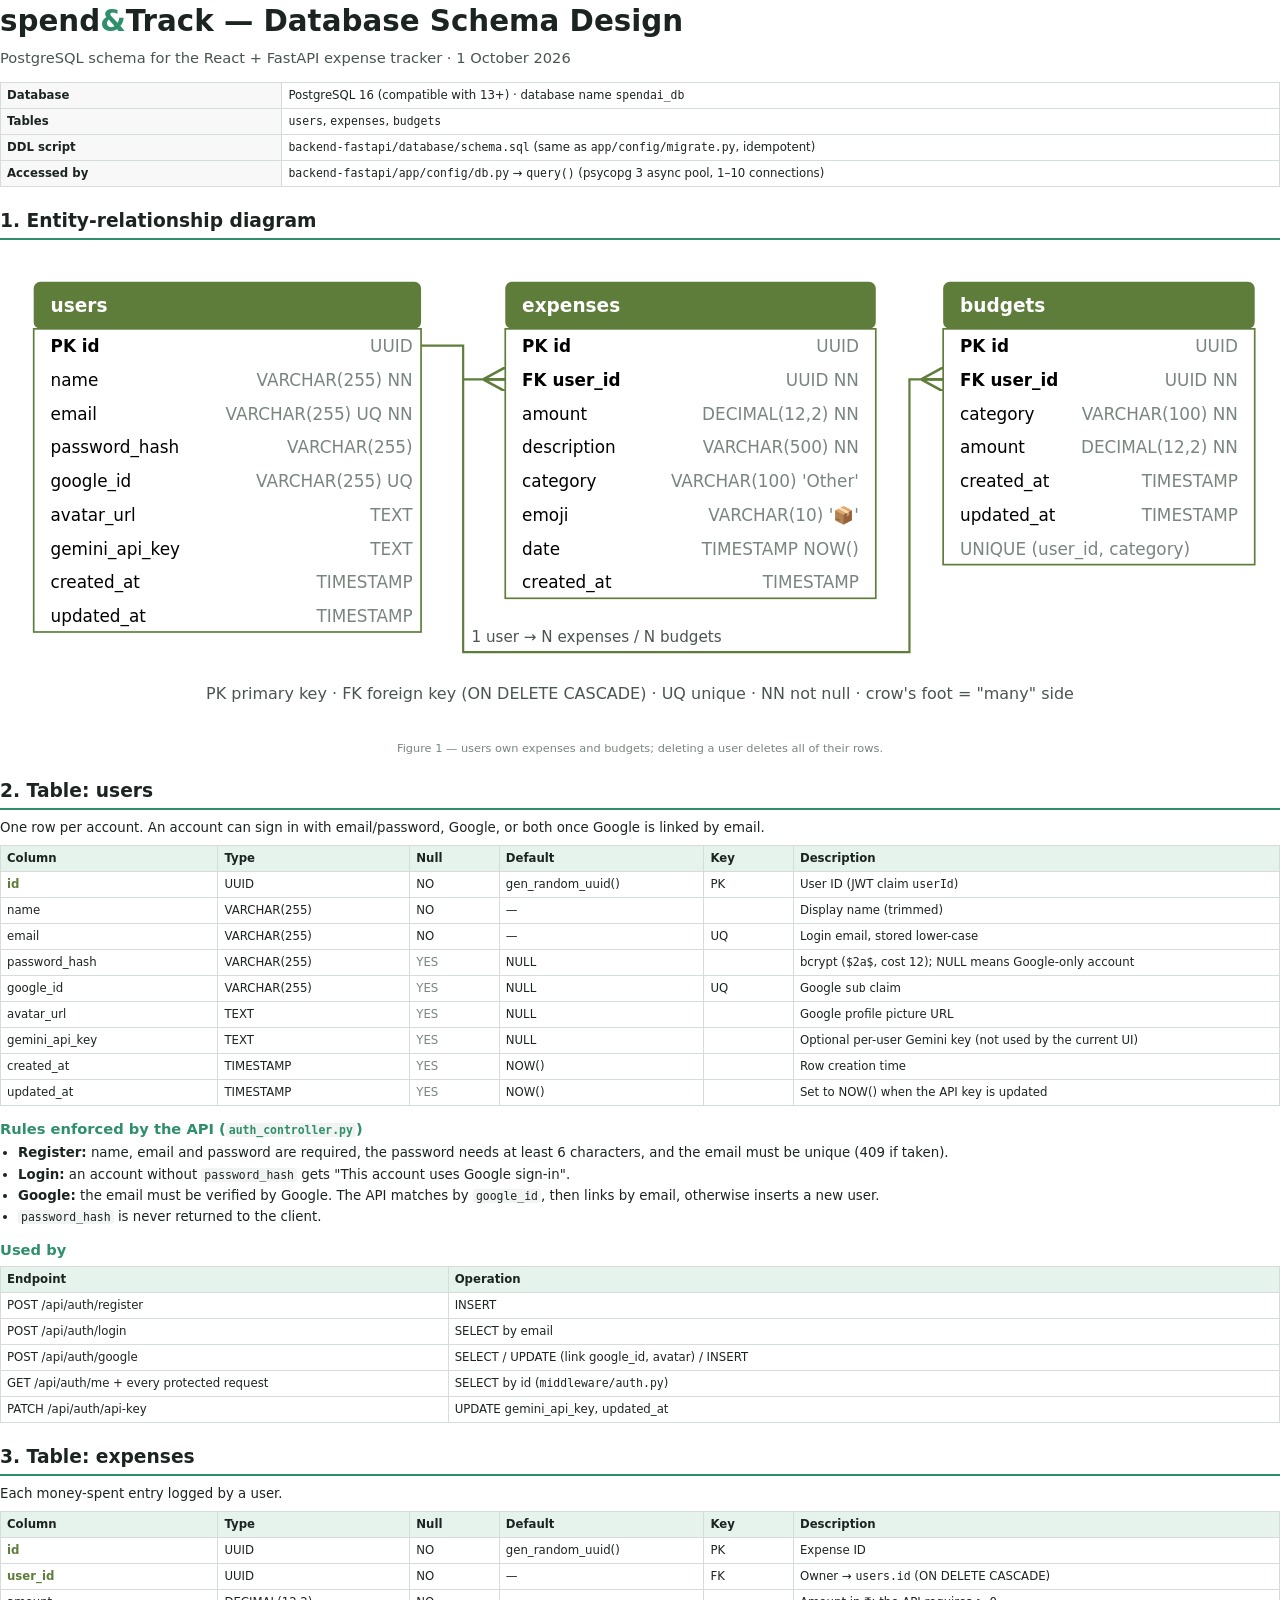
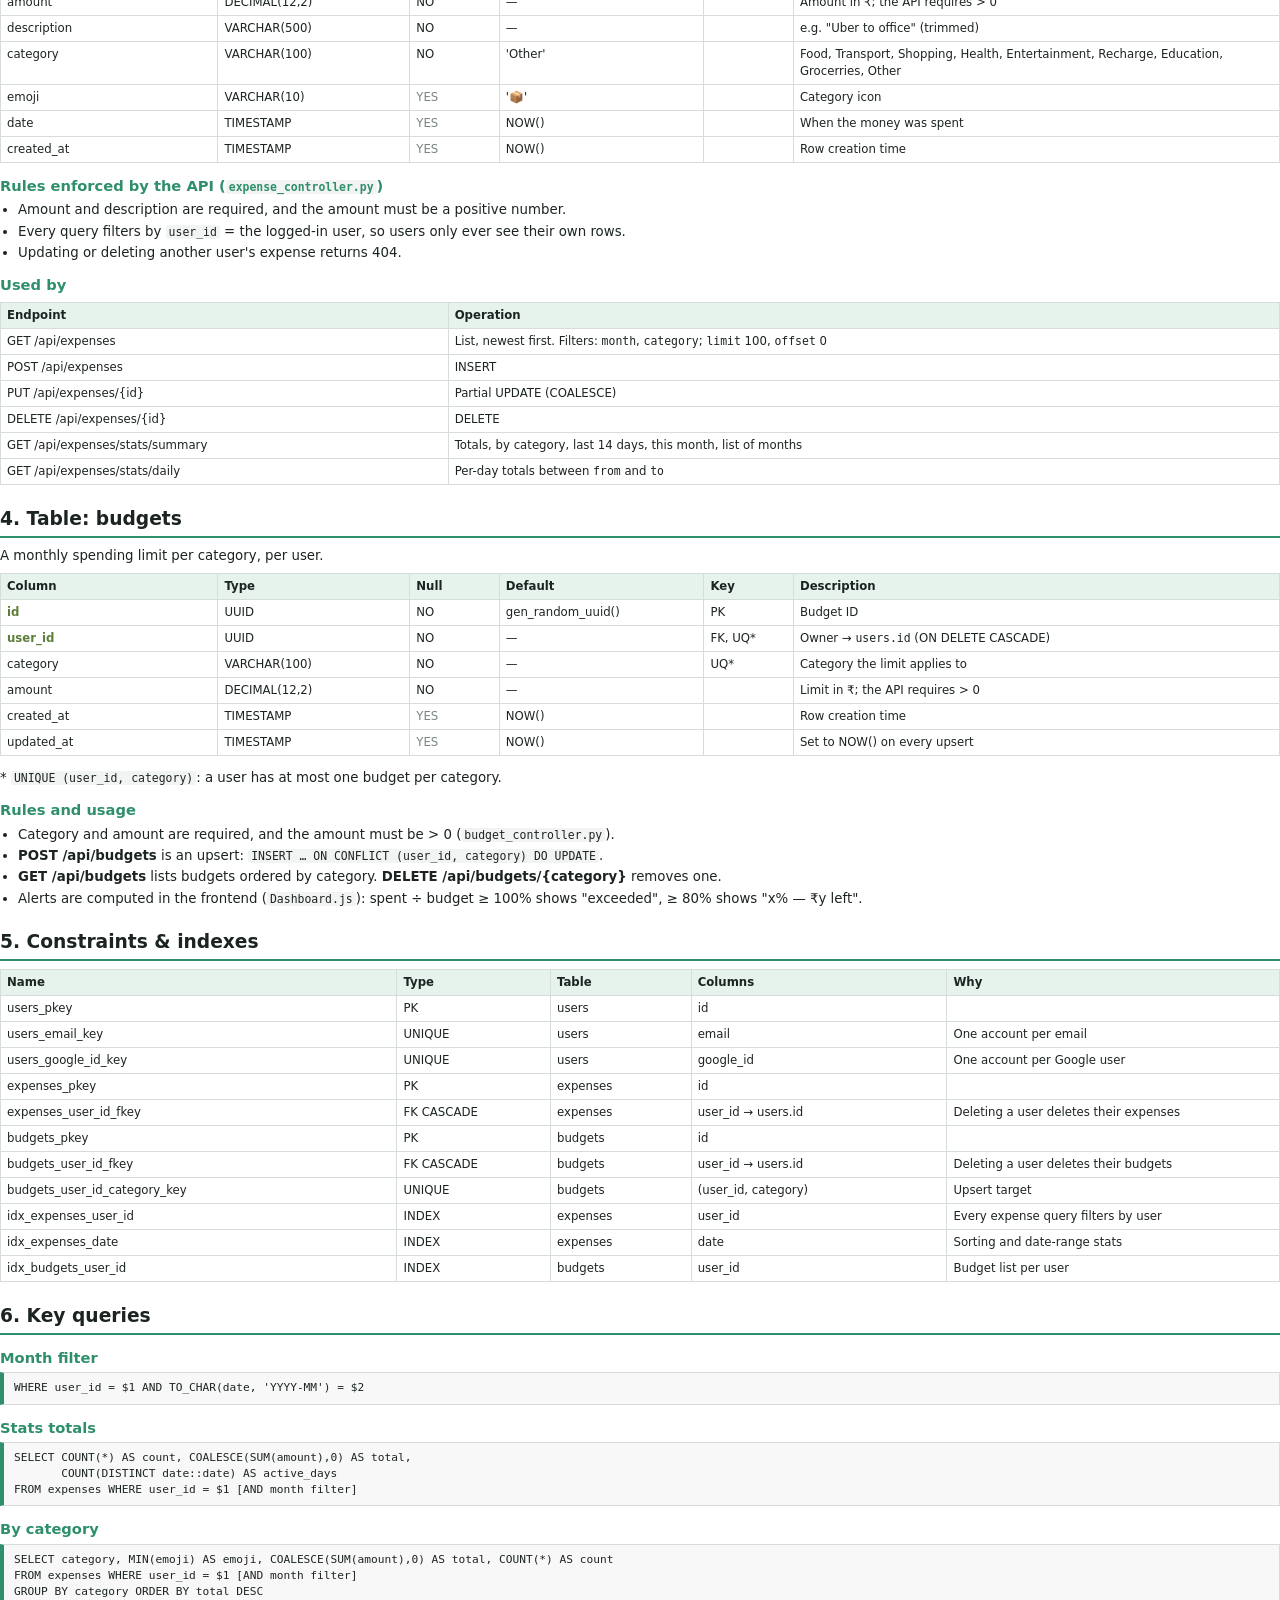
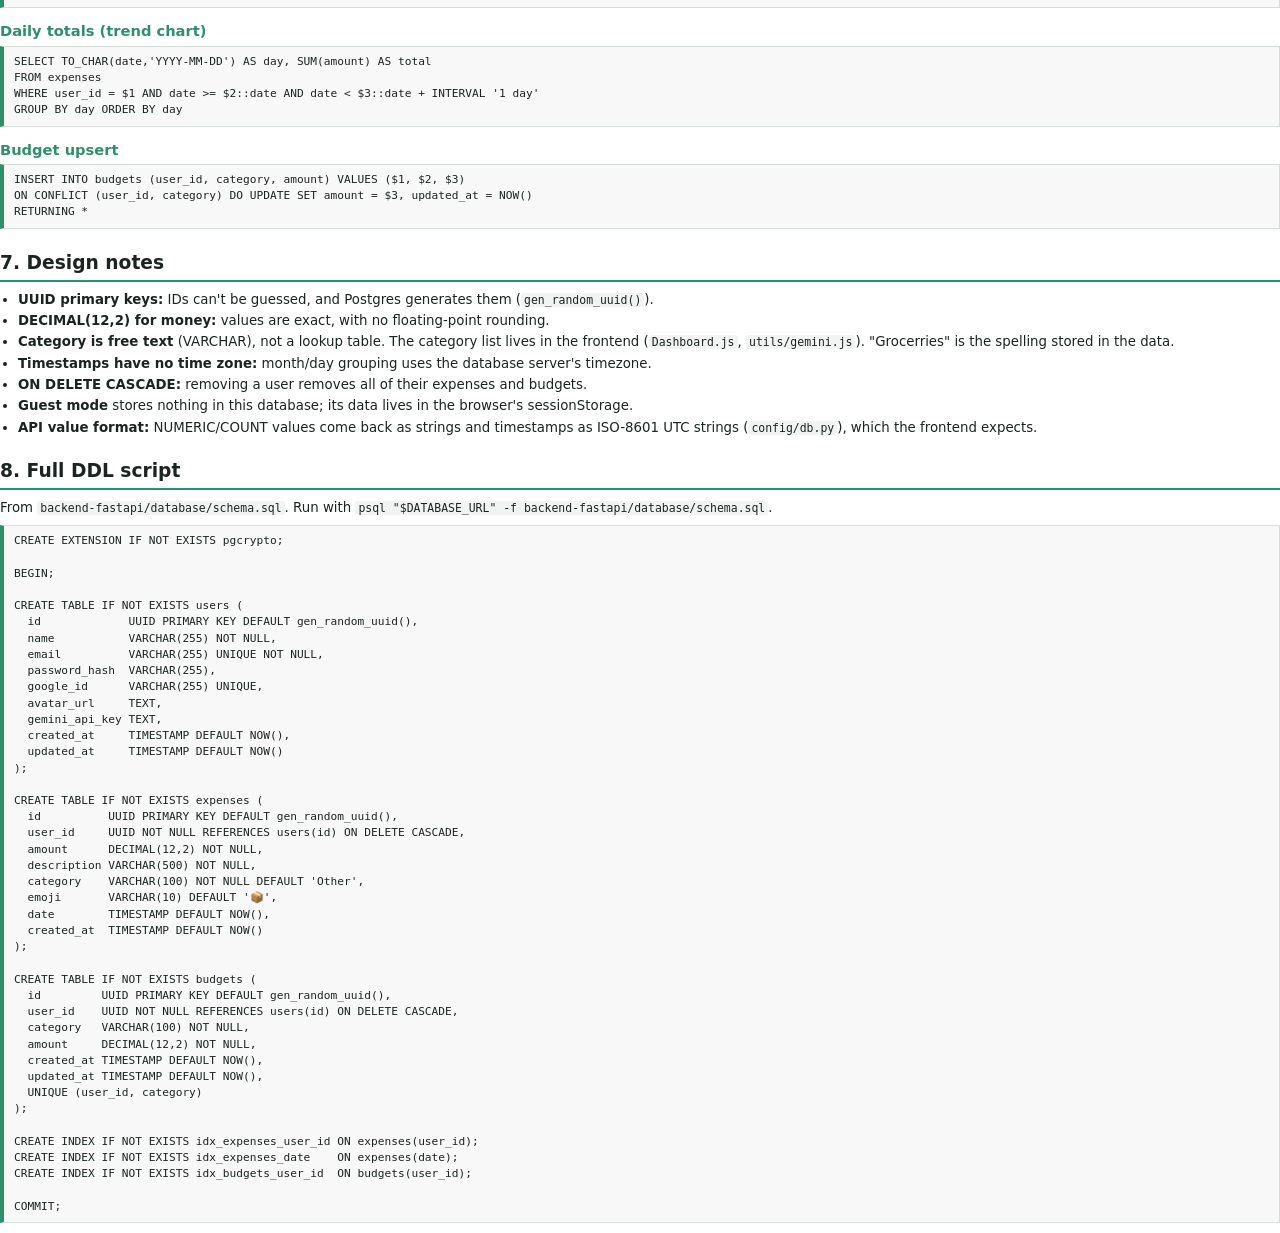
<file: docs/db-schema-design.html>
<!doctype html>
<html lang="en">
<head>
<meta charset="utf-8">
<title>spend&amp;Track — Database Schema Design</title>
<style>
  @page { size: A4; margin: 16mm 14mm; }
  :root { --ink:#1c2421; --ink2:#4a5550; --ink3:#7a857f; --line:#d6dcd8; --accent:#2f8f6b; --soft:#e6f3ed; --db:#5f7d3a; }
  * { box-sizing: border-box; }
  body { font-family: "Segoe UI","DejaVu Sans",Arial,sans-serif; color: var(--ink); font-size: 10pt; line-height: 1.45; margin: 0; }
  h1 { font-size: 22pt; margin: 0 0 4px; }
  .sub { color: var(--ink2); font-size: 11pt; margin-bottom: 14px; }
  h2 { font-size: 14pt; margin: 20px 0 8px; padding-bottom: 4px; border-bottom: 2px solid var(--accent); break-after: avoid; }
  h3 { font-size: 11pt; margin: 12px 0 4px; color: var(--accent); break-after: avoid; }
  p { margin: 4px 0 8px; }
  code { font-family: "DejaVu Sans Mono",Consolas,monospace; font-size: 8.6pt; background: #f2f4f3; padding: 0 3px; border-radius: 3px; }
  td code { background: none; padding: 0; }
  table { width: 100%; table-layout: fixed; border-collapse: collapse; margin: 6px 0 12px; font-size: 8.8pt; }
  th, td { border: 1px solid var(--line); padding: 4px 6px; text-align: left; vertical-align: top; overflow-wrap: anywhere; }
  th { background: var(--soft); }
  tr { break-inside: avoid; }
  table { break-inside: avoid; }
  .meta td:first-child { width: 22%; font-weight: 700; background: #f7f8f7; }
  .page-break { break-before: page; }
  .figure { break-inside: avoid; margin: 8px 0 12px; }
  .figure svg { width: 100%; height: auto; display: block; }
  .caption { font-size: 8.5pt; color: var(--ink3); text-align: center; margin-top: 4px; }
  .sql { font-family: "DejaVu Sans Mono",monospace; font-size: 8.4pt; background: #f7f8f7; border: 1px solid var(--line); border-left: 4px solid var(--accent); padding: 7px 10px; white-space: pre; break-inside: avoid; margin: 4px 0 10px; }
  .yes { color: var(--ink3); }
  .key { font-weight: 700; color: var(--db); }
  ul { margin: 4px 0 8px 18px; padding: 0; } li { margin-bottom: 2px; }
  .tbl-head { display: flex; justify-content: space-between; align-items: baseline; }
</style>
</head>
<body>

<h1>spend<span style="color:var(--accent)">&amp;</span>Track — Database Schema Design</h1>
<div class="sub">PostgreSQL schema for the React + FastAPI expense tracker · 1 October 2026</div>

<table class="meta">
  <tr><td>Database</td><td>PostgreSQL 16 (compatible with 13+) · database name <code>spendai_db</code></td></tr>
  <tr><td>Tables</td><td><code>users</code>, <code>expenses</code>, <code>budgets</code></td></tr>
  <tr><td>DDL script</td><td><code>backend-fastapi/database/schema.sql</code> (same as <code>app/config/migrate.py</code>, idempotent)</td></tr>
  <tr><td>Accessed by</td><td><code>backend-fastapi/app/config/db.py</code> → <code>query()</code> (psycopg 3 async pool, 1–10 connections)</td></tr>
</table>

<h2>1. Entity-relationship diagram</h2>
<div class="figure">
<svg viewBox="0 0 760 290" xmlns="http://www.w3.org/2000/svg" font-family="DejaVu Sans, Arial, sans-serif" font-size="10">
  <defs><marker id="crow" viewBox="0 0 12 12" refX="11" refY="6" markerWidth="11" markerHeight="11" orient="auto"><path d="M0,6 L11,6 M11,0 L0,6 L11,12" stroke="#5f7d3a" fill="none" stroke-width="1.3"/></marker></defs>
  <style>.h{fill:#5f7d3a}.r{fill:#fff;stroke:#5f7d3a}.ht{fill:#fff;font-weight:700;font-size:11px}.k{font-weight:700}.ty{fill:#7a857f}</style>
  <!-- users -->
  <rect class="h" x="20" y="20" width="230" height="28" rx="4"/><text class="ht" x="30" y="38">users</text>
  <rect class="r" x="20" y="48" width="230" height="180"/>
  <g transform="translate(30,0)">
    <text x="0" y="62" class="k">PK id</text><text x="215" y="62" class="ty" text-anchor="end">UUID</text>
    <text x="0" y="82">name</text><text x="215" y="82" class="ty" text-anchor="end">VARCHAR(255) NN</text>
    <text x="0" y="102">email</text><text x="215" y="102" class="ty" text-anchor="end">VARCHAR(255) UQ NN</text>
    <text x="0" y="122">password_hash</text><text x="215" y="122" class="ty" text-anchor="end">VARCHAR(255)</text>
    <text x="0" y="142">google_id</text><text x="215" y="142" class="ty" text-anchor="end">VARCHAR(255) UQ</text>
    <text x="0" y="162">avatar_url</text><text x="215" y="162" class="ty" text-anchor="end">TEXT</text>
    <text x="0" y="182">gemini_api_key</text><text x="215" y="182" class="ty" text-anchor="end">TEXT</text>
    <text x="0" y="202">created_at</text><text x="215" y="202" class="ty" text-anchor="end">TIMESTAMP</text>
    <text x="0" y="222">updated_at</text><text x="215" y="222" class="ty" text-anchor="end">TIMESTAMP</text>
  </g>
  <!-- expenses -->
  <rect class="h" x="300" y="20" width="220" height="28" rx="4"/><text class="ht" x="310" y="38">expenses</text>
  <rect class="r" x="300" y="48" width="220" height="160"/>
  <g transform="translate(310,0)">
    <text x="0" y="62" class="k">PK id</text><text x="200" y="62" class="ty" text-anchor="end">UUID</text>
    <text x="0" y="82" class="k">FK user_id</text><text x="200" y="82" class="ty" text-anchor="end">UUID NN</text>
    <text x="0" y="102">amount</text><text x="200" y="102" class="ty" text-anchor="end">DECIMAL(12,2) NN</text>
    <text x="0" y="122">description</text><text x="200" y="122" class="ty" text-anchor="end">VARCHAR(500) NN</text>
    <text x="0" y="142">category</text><text x="200" y="142" class="ty" text-anchor="end">VARCHAR(100) 'Other'</text>
    <text x="0" y="162">emoji</text><text x="200" y="162" class="ty" text-anchor="end">VARCHAR(10) '📦'</text>
    <text x="0" y="182">date</text><text x="200" y="182" class="ty" text-anchor="end">TIMESTAMP NOW()</text>
    <text x="0" y="202">created_at</text><text x="200" y="202" class="ty" text-anchor="end">TIMESTAMP</text>
  </g>
  <!-- budgets -->
  <rect class="h" x="560" y="20" width="185" height="28" rx="4"/><text class="ht" x="570" y="38">budgets</text>
  <rect class="r" x="560" y="48" width="185" height="140"/>
  <g transform="translate(570,0)">
    <text x="0" y="62" class="k">PK id</text><text x="165" y="62" class="ty" text-anchor="end">UUID</text>
    <text x="0" y="82" class="k">FK user_id</text><text x="165" y="82" class="ty" text-anchor="end">UUID NN</text>
    <text x="0" y="102">category</text><text x="165" y="102" class="ty" text-anchor="end">VARCHAR(100) NN</text>
    <text x="0" y="122">amount</text><text x="165" y="122" class="ty" text-anchor="end">DECIMAL(12,2) NN</text>
    <text x="0" y="142">created_at</text><text x="165" y="142" class="ty" text-anchor="end">TIMESTAMP</text>
    <text x="0" y="162">updated_at</text><text x="165" y="162" class="ty" text-anchor="end">TIMESTAMP</text>
    <text x="0" y="182" class="ty">UNIQUE (user_id, category)</text>
  </g>
  <!-- relations -->
  <polyline points="250,58 275,58 275,78 300,78" fill="none" stroke="#5f7d3a" stroke-width="1.3" marker-end="url(#crow)"/>
  <polyline points="275,78 275,240 540,240 540,78 560,78" fill="none" stroke="#5f7d3a" stroke-width="1.3" marker-end="url(#crow)"/>
  <text x="280" y="234" fill="#4a5550" font-size="9">1 user → N expenses / N budgets</text>
  <text x="380" y="268" text-anchor="middle" fill="#4a5550" font-size="9.5">PK primary key · FK foreign key (ON DELETE CASCADE) · UQ unique · NN not null · crow's foot = "many" side</text>
</svg>
<div class="caption">Figure 1 — users own expenses and budgets; deleting a user deletes all of their rows.</div>
</div>

<h2>2. Table: users</h2>
<p>One row per account. An account can sign in with email/password, Google, or both once Google is linked by email.</p>
<table>
  <tr><th style="width:17%">Column</th><th style="width:15%">Type</th><th style="width:7%">Null</th><th style="width:16%">Default</th><th style="width:7%">Key</th><th>Description</th></tr>
  <tr><td class="key">id</td><td>UUID</td><td>NO</td><td>gen_random_uuid()</td><td>PK</td><td>User ID (JWT claim <code>userId</code>)</td></tr>
  <tr><td>name</td><td>VARCHAR(255)</td><td>NO</td><td>—</td><td></td><td>Display name (trimmed)</td></tr>
  <tr><td>email</td><td>VARCHAR(255)</td><td>NO</td><td>—</td><td>UQ</td><td>Login email, stored lower-case</td></tr>
  <tr><td>password_hash</td><td>VARCHAR(255)</td><td class="yes">YES</td><td>NULL</td><td></td><td>bcrypt (<code>$2a$</code>, cost 12); NULL means Google-only account</td></tr>
  <tr><td>google_id</td><td>VARCHAR(255)</td><td class="yes">YES</td><td>NULL</td><td>UQ</td><td>Google <code>sub</code> claim</td></tr>
  <tr><td>avatar_url</td><td>TEXT</td><td class="yes">YES</td><td>NULL</td><td></td><td>Google profile picture URL</td></tr>
  <tr><td>gemini_api_key</td><td>TEXT</td><td class="yes">YES</td><td>NULL</td><td></td><td>Optional per-user Gemini key (not used by the current UI)</td></tr>
  <tr><td>created_at</td><td>TIMESTAMP</td><td class="yes">YES</td><td>NOW()</td><td></td><td>Row creation time</td></tr>
  <tr><td>updated_at</td><td>TIMESTAMP</td><td class="yes">YES</td><td>NOW()</td><td></td><td>Set to NOW() when the API key is updated</td></tr>
</table>
<h3>Rules enforced by the API (<code>auth_controller.py</code>)</h3>
<ul>
  <li><b>Register:</b> name, email and password are required, the password needs at least 6 characters, and the email must be unique (409 if taken).</li>
  <li><b>Login:</b> an account without <code>password_hash</code> gets "This account uses Google sign-in".</li>
  <li><b>Google:</b> the email must be verified by Google. The API matches by <code>google_id</code>, then links by email, otherwise inserts a new user.</li>
  <li><code>password_hash</code> is never returned to the client.</li>
</ul>
<h3>Used by</h3>
<table>
  <tr><th style="width:35%">Endpoint</th><th>Operation</th></tr>
  <tr><td>POST /api/auth/register</td><td>INSERT</td></tr>
  <tr><td>POST /api/auth/login</td><td>SELECT by email</td></tr>
  <tr><td>POST /api/auth/google</td><td>SELECT / UPDATE (link google_id, avatar) / INSERT</td></tr>
  <tr><td>GET /api/auth/me + every protected request</td><td>SELECT by id (<code>middleware/auth.py</code>)</td></tr>
  <tr><td>PATCH /api/auth/api-key</td><td>UPDATE gemini_api_key, updated_at</td></tr>
</table>

<h2>3. Table: expenses</h2>
<p>Each money-spent entry logged by a user.</p>
<table>
  <tr><th style="width:17%">Column</th><th style="width:15%">Type</th><th style="width:7%">Null</th><th style="width:16%">Default</th><th style="width:7%">Key</th><th>Description</th></tr>
  <tr><td class="key">id</td><td>UUID</td><td>NO</td><td>gen_random_uuid()</td><td>PK</td><td>Expense ID</td></tr>
  <tr><td class="key">user_id</td><td>UUID</td><td>NO</td><td>—</td><td>FK</td><td>Owner → <code>users.id</code> (ON DELETE CASCADE)</td></tr>
  <tr><td>amount</td><td>DECIMAL(12,2)</td><td>NO</td><td>—</td><td></td><td>Amount in ₹; the API requires &gt; 0</td></tr>
  <tr><td>description</td><td>VARCHAR(500)</td><td>NO</td><td>—</td><td></td><td>e.g. "Uber to office" (trimmed)</td></tr>
  <tr><td>category</td><td>VARCHAR(100)</td><td>NO</td><td>'Other'</td><td></td><td>Food, Transport, Shopping, Health, Entertainment, Recharge, Education, Grocerries, Other</td></tr>
  <tr><td>emoji</td><td>VARCHAR(10)</td><td class="yes">YES</td><td>'📦'</td><td></td><td>Category icon</td></tr>
  <tr><td>date</td><td>TIMESTAMP</td><td class="yes">YES</td><td>NOW()</td><td></td><td>When the money was spent</td></tr>
  <tr><td>created_at</td><td>TIMESTAMP</td><td class="yes">YES</td><td>NOW()</td><td></td><td>Row creation time</td></tr>
</table>
<h3>Rules enforced by the API (<code>expense_controller.py</code>)</h3>
<ul>
  <li>Amount and description are required, and the amount must be a positive number.</li>
  <li>Every query filters by <code>user_id</code> = the logged-in user, so users only ever see their own rows.</li>
  <li>Updating or deleting another user's expense returns 404.</li>
</ul>
<h3>Used by</h3>
<table>
  <tr><th style="width:35%">Endpoint</th><th>Operation</th></tr>
  <tr><td>GET /api/expenses</td><td>List, newest first. Filters: <code>month</code>, <code>category</code>; <code>limit</code> 100, <code>offset</code> 0</td></tr>
  <tr><td>POST /api/expenses</td><td>INSERT</td></tr>
  <tr><td>PUT /api/expenses/{id}</td><td>Partial UPDATE (COALESCE)</td></tr>
  <tr><td>DELETE /api/expenses/{id}</td><td>DELETE</td></tr>
  <tr><td>GET /api/expenses/stats/summary</td><td>Totals, by category, last 14 days, this month, list of months</td></tr>
  <tr><td>GET /api/expenses/stats/daily</td><td>Per-day totals between <code>from</code> and <code>to</code></td></tr>
</table>

<h2>4. Table: budgets</h2>
<p>A monthly spending limit per category, per user.</p>
<table>
  <tr><th style="width:17%">Column</th><th style="width:15%">Type</th><th style="width:7%">Null</th><th style="width:16%">Default</th><th style="width:7%">Key</th><th>Description</th></tr>
  <tr><td class="key">id</td><td>UUID</td><td>NO</td><td>gen_random_uuid()</td><td>PK</td><td>Budget ID</td></tr>
  <tr><td class="key">user_id</td><td>UUID</td><td>NO</td><td>—</td><td>FK, UQ*</td><td>Owner → <code>users.id</code> (ON DELETE CASCADE)</td></tr>
  <tr><td>category</td><td>VARCHAR(100)</td><td>NO</td><td>—</td><td>UQ*</td><td>Category the limit applies to</td></tr>
  <tr><td>amount</td><td>DECIMAL(12,2)</td><td>NO</td><td>—</td><td></td><td>Limit in ₹; the API requires &gt; 0</td></tr>
  <tr><td>created_at</td><td>TIMESTAMP</td><td class="yes">YES</td><td>NOW()</td><td></td><td>Row creation time</td></tr>
  <tr><td>updated_at</td><td>TIMESTAMP</td><td class="yes">YES</td><td>NOW()</td><td></td><td>Set to NOW() on every upsert</td></tr>
</table>
<p>* <code>UNIQUE (user_id, category)</code>: a user has at most one budget per category.</p>
<h3>Rules and usage</h3>
<ul>
  <li>Category and amount are required, and the amount must be &gt; 0 (<code>budget_controller.py</code>).</li>
  <li><b>POST /api/budgets</b> is an upsert: <code>INSERT … ON CONFLICT (user_id, category) DO UPDATE</code>.</li>
  <li><b>GET /api/budgets</b> lists budgets ordered by category. <b>DELETE /api/budgets/{category}</b> removes one.</li>
  <li>Alerts are computed in the frontend (<code>Dashboard.js</code>): spent ÷ budget ≥ 100% shows "exceeded", ≥ 80% shows "x% — ₹y left".</li>
</ul>

<h2>5. Constraints &amp; indexes</h2>
<table>
  <tr><th style="width:31%">Name</th><th style="width:12%">Type</th><th style="width:11%">Table</th><th style="width:20%">Columns</th><th>Why</th></tr>
  <tr><td>users_pkey</td><td>PK</td><td>users</td><td>id</td><td></td></tr>
  <tr><td>users_email_key</td><td>UNIQUE</td><td>users</td><td>email</td><td>One account per email</td></tr>
  <tr><td>users_google_id_key</td><td>UNIQUE</td><td>users</td><td>google_id</td><td>One account per Google user</td></tr>
  <tr><td>expenses_pkey</td><td>PK</td><td>expenses</td><td>id</td><td></td></tr>
  <tr><td>expenses_user_id_fkey</td><td>FK CASCADE</td><td>expenses</td><td>user_id → users.id</td><td>Deleting a user deletes their expenses</td></tr>
  <tr><td>budgets_pkey</td><td>PK</td><td>budgets</td><td>id</td><td></td></tr>
  <tr><td>budgets_user_id_fkey</td><td>FK CASCADE</td><td>budgets</td><td>user_id → users.id</td><td>Deleting a user deletes their budgets</td></tr>
  <tr><td>budgets_user_id_category_key</td><td>UNIQUE</td><td>budgets</td><td>(user_id, category)</td><td>Upsert target</td></tr>
  <tr><td>idx_expenses_user_id</td><td>INDEX</td><td>expenses</td><td>user_id</td><td>Every expense query filters by user</td></tr>
  <tr><td>idx_expenses_date</td><td>INDEX</td><td>expenses</td><td>date</td><td>Sorting and date-range stats</td></tr>
  <tr><td>idx_budgets_user_id</td><td>INDEX</td><td>budgets</td><td>user_id</td><td>Budget list per user</td></tr>
</table>

<h2>6. Key queries</h2>
<h3>Month filter</h3>
<div class="sql">WHERE user_id = $1 AND TO_CHAR(date, 'YYYY-MM') = $2</div>
<h3>Stats totals</h3>
<div class="sql">SELECT COUNT(*) AS count, COALESCE(SUM(amount),0) AS total,
       COUNT(DISTINCT date::date) AS active_days
FROM expenses WHERE user_id = $1 [AND month filter]</div>
<h3>By category</h3>
<div class="sql">SELECT category, MIN(emoji) AS emoji, COALESCE(SUM(amount),0) AS total, COUNT(*) AS count
FROM expenses WHERE user_id = $1 [AND month filter]
GROUP BY category ORDER BY total DESC</div>
<h3>Daily totals (trend chart)</h3>
<div class="sql">SELECT TO_CHAR(date,'YYYY-MM-DD') AS day, SUM(amount) AS total
FROM expenses
WHERE user_id = $1 AND date &gt;= $2::date AND date &lt; $3::date + INTERVAL '1 day'
GROUP BY day ORDER BY day</div>
<h3>Budget upsert</h3>
<div class="sql">INSERT INTO budgets (user_id, category, amount) VALUES ($1, $2, $3)
ON CONFLICT (user_id, category) DO UPDATE SET amount = $3, updated_at = NOW()
RETURNING *</div>

<h2>7. Design notes</h2>
<ul>
  <li><b>UUID primary keys:</b> IDs can't be guessed, and Postgres generates them (<code>gen_random_uuid()</code>).</li>
  <li><b>DECIMAL(12,2) for money:</b> values are exact, with no floating-point rounding.</li>
  <li><b>Category is free text</b> (VARCHAR), not a lookup table. The category list lives in the frontend (<code>Dashboard.js</code>, <code>utils/gemini.js</code>). "Grocerries" is the spelling stored in the data.</li>
  <li><b>Timestamps have no time zone:</b> month/day grouping uses the database server's timezone.</li>
  <li><b>ON DELETE CASCADE:</b> removing a user removes all of their expenses and budgets.</li>
  <li><b>Guest mode</b> stores nothing in this database; its data lives in the browser's sessionStorage.</li>
  <li><b>API value format:</b> NUMERIC/COUNT values come back as strings and timestamps as ISO-8601 UTC strings (<code>config/db.py</code>), which the frontend expects.</li>
</ul>

<h2>8. Full DDL script</h2>
<p>From <code>backend-fastapi/database/schema.sql</code>. Run with <code>psql "$DATABASE_URL" -f backend-fastapi/database/schema.sql</code>.</p>
<div class="sql" style="break-inside:auto">CREATE EXTENSION IF NOT EXISTS pgcrypto;

BEGIN;

CREATE TABLE IF NOT EXISTS users (
  id             UUID PRIMARY KEY DEFAULT gen_random_uuid(),
  name           VARCHAR(255) NOT NULL,
  email          VARCHAR(255) UNIQUE NOT NULL,
  password_hash  VARCHAR(255),
  google_id      VARCHAR(255) UNIQUE,
  avatar_url     TEXT,
  gemini_api_key TEXT,
  created_at     TIMESTAMP DEFAULT NOW(),
  updated_at     TIMESTAMP DEFAULT NOW()
);

CREATE TABLE IF NOT EXISTS expenses (
  id          UUID PRIMARY KEY DEFAULT gen_random_uuid(),
  user_id     UUID NOT NULL REFERENCES users(id) ON DELETE CASCADE,
  amount      DECIMAL(12,2) NOT NULL,
  description VARCHAR(500) NOT NULL,
  category    VARCHAR(100) NOT NULL DEFAULT 'Other',
  emoji       VARCHAR(10) DEFAULT '📦',
  date        TIMESTAMP DEFAULT NOW(),
  created_at  TIMESTAMP DEFAULT NOW()
);

CREATE TABLE IF NOT EXISTS budgets (
  id         UUID PRIMARY KEY DEFAULT gen_random_uuid(),
  user_id    UUID NOT NULL REFERENCES users(id) ON DELETE CASCADE,
  category   VARCHAR(100) NOT NULL,
  amount     DECIMAL(12,2) NOT NULL,
  created_at TIMESTAMP DEFAULT NOW(),
  updated_at TIMESTAMP DEFAULT NOW(),
  UNIQUE (user_id, category)
);

CREATE INDEX IF NOT EXISTS idx_expenses_user_id ON expenses(user_id);
CREATE INDEX IF NOT EXISTS idx_expenses_date    ON expenses(date);
CREATE INDEX IF NOT EXISTS idx_budgets_user_id  ON budgets(user_id);

COMMIT;</div>

</body>
</html>
</file>
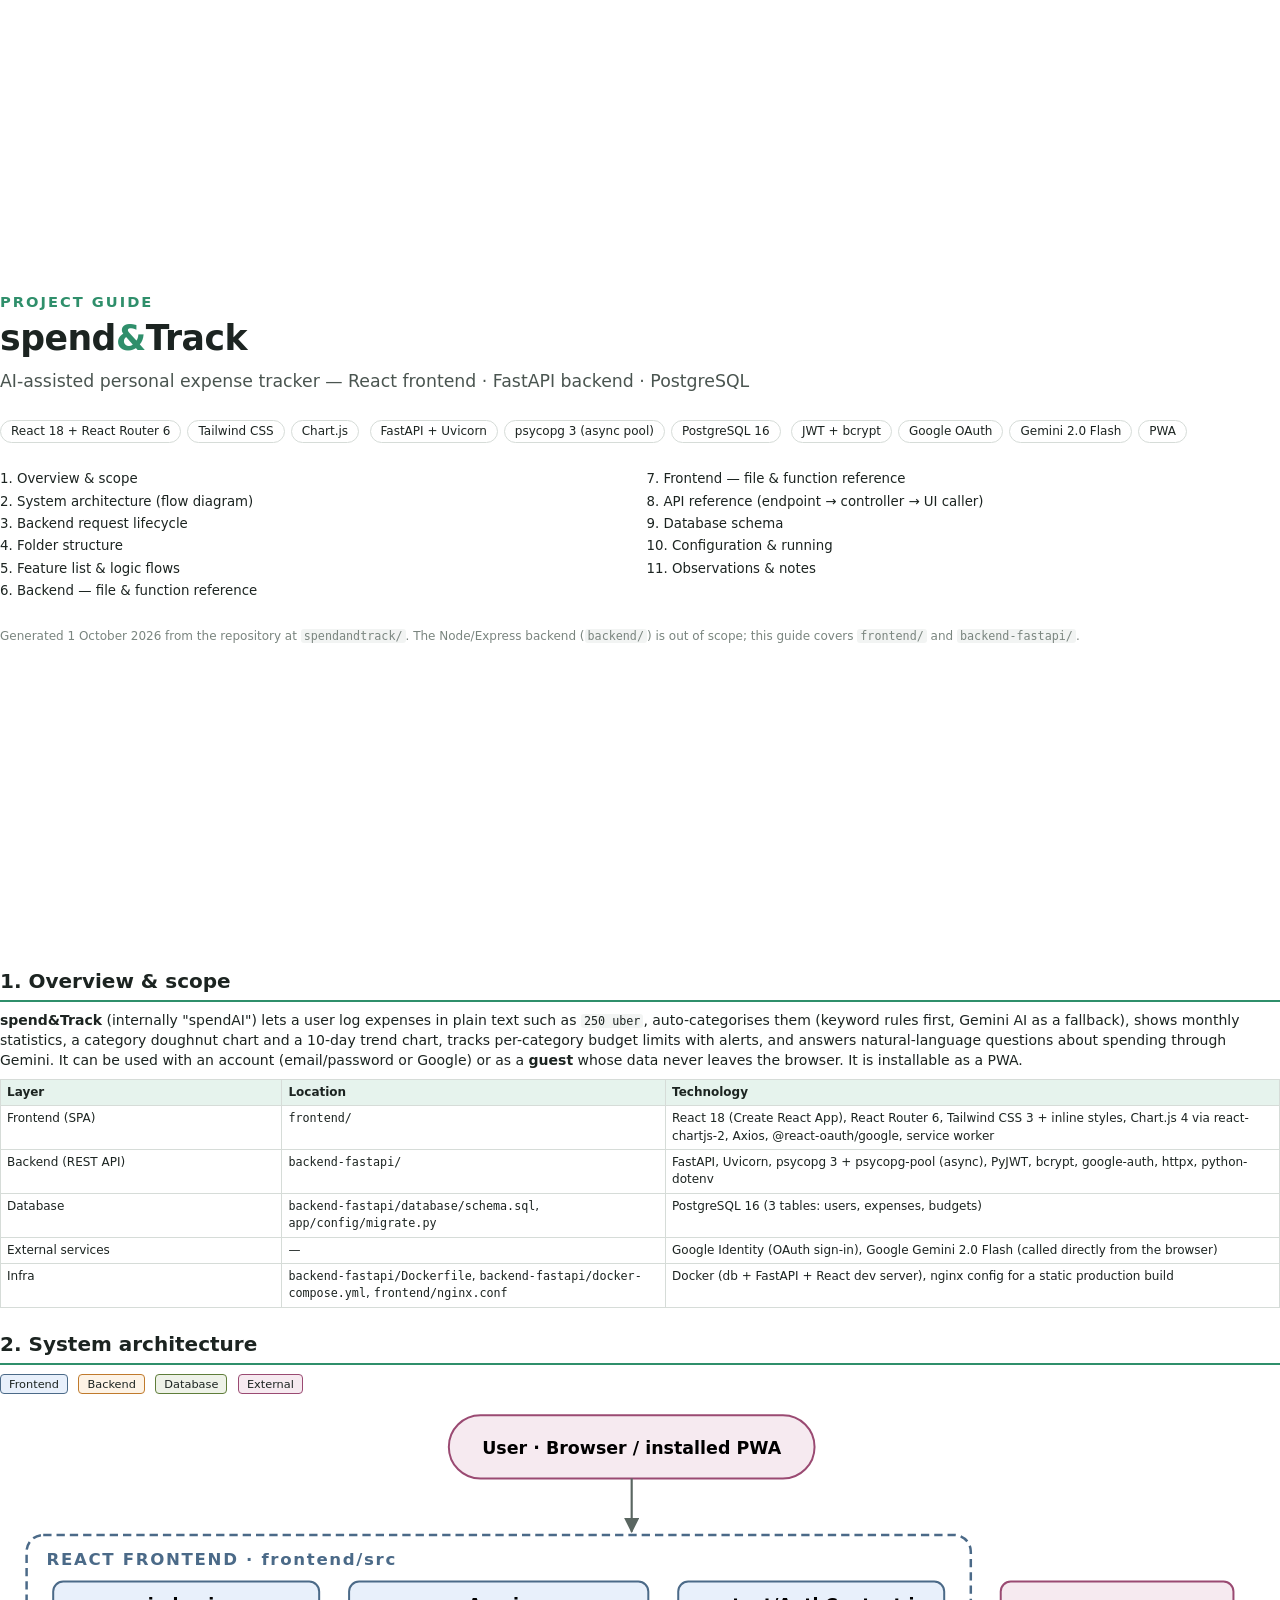
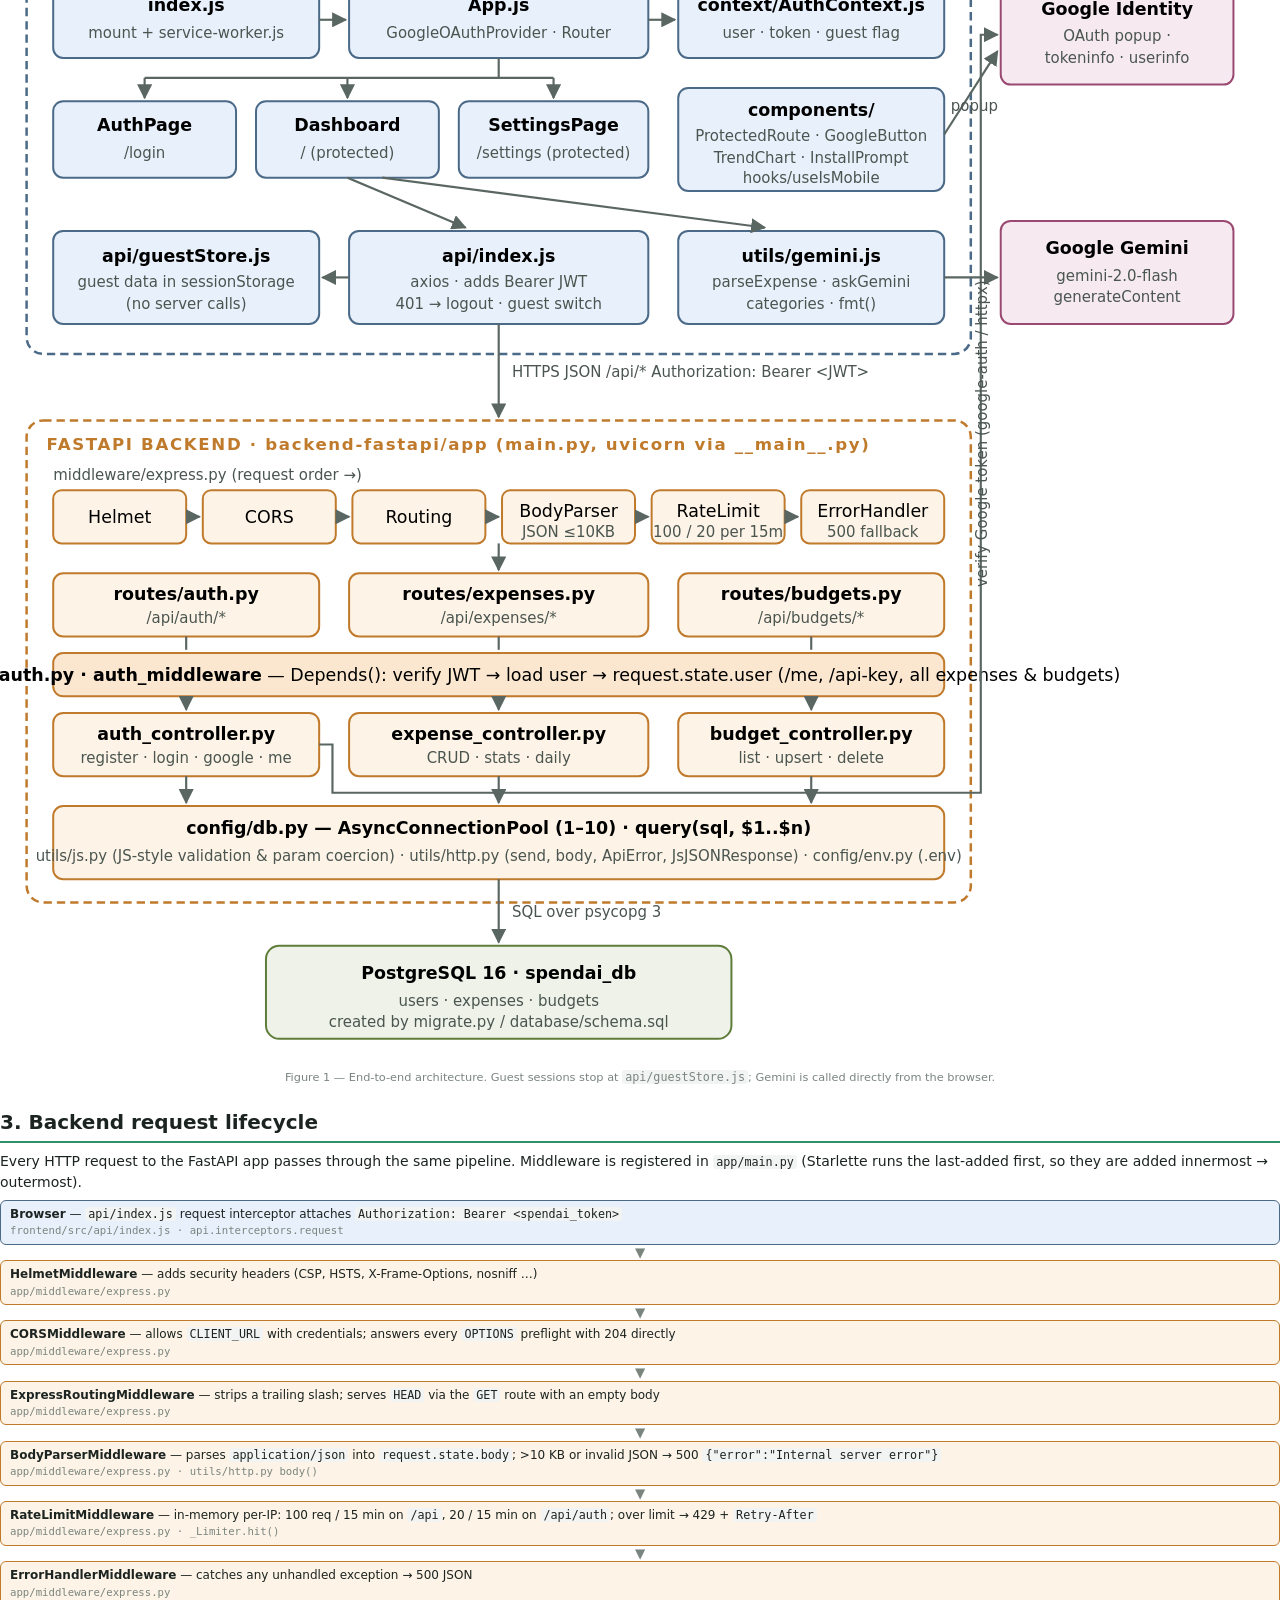
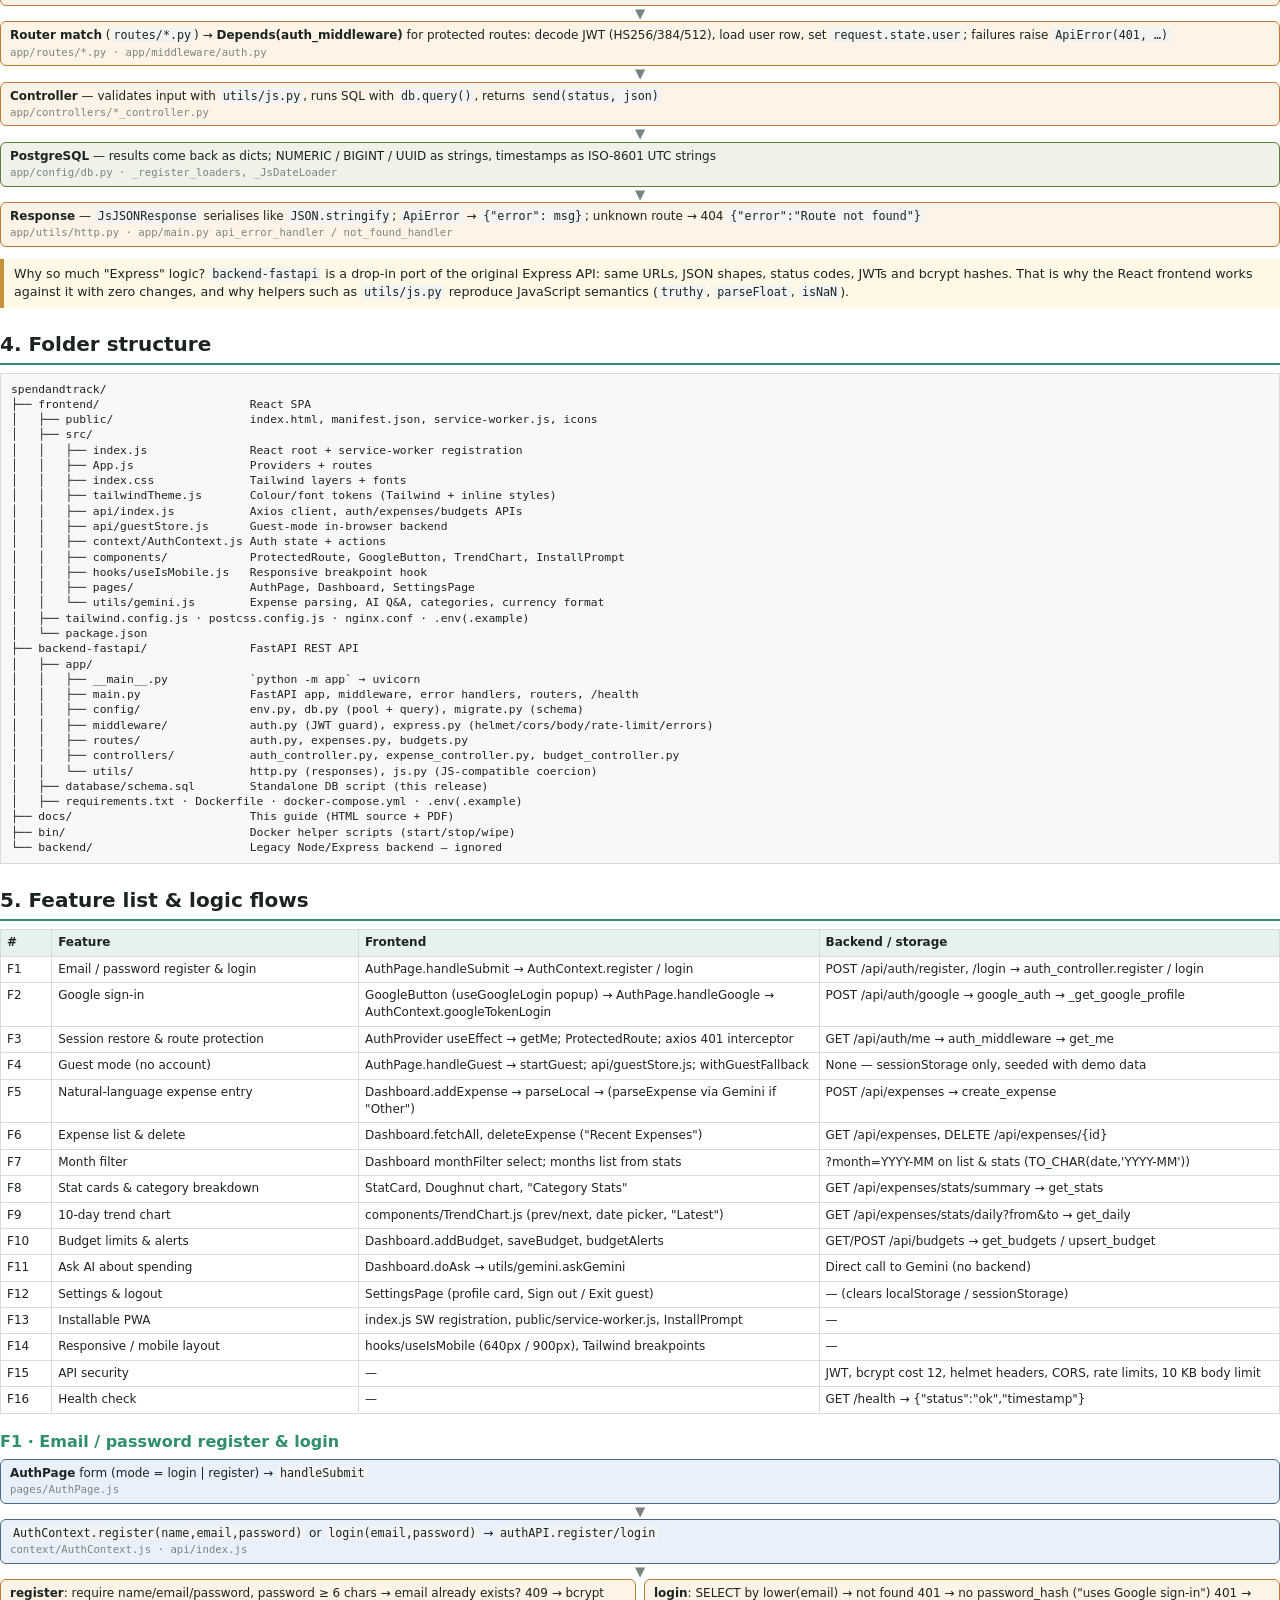
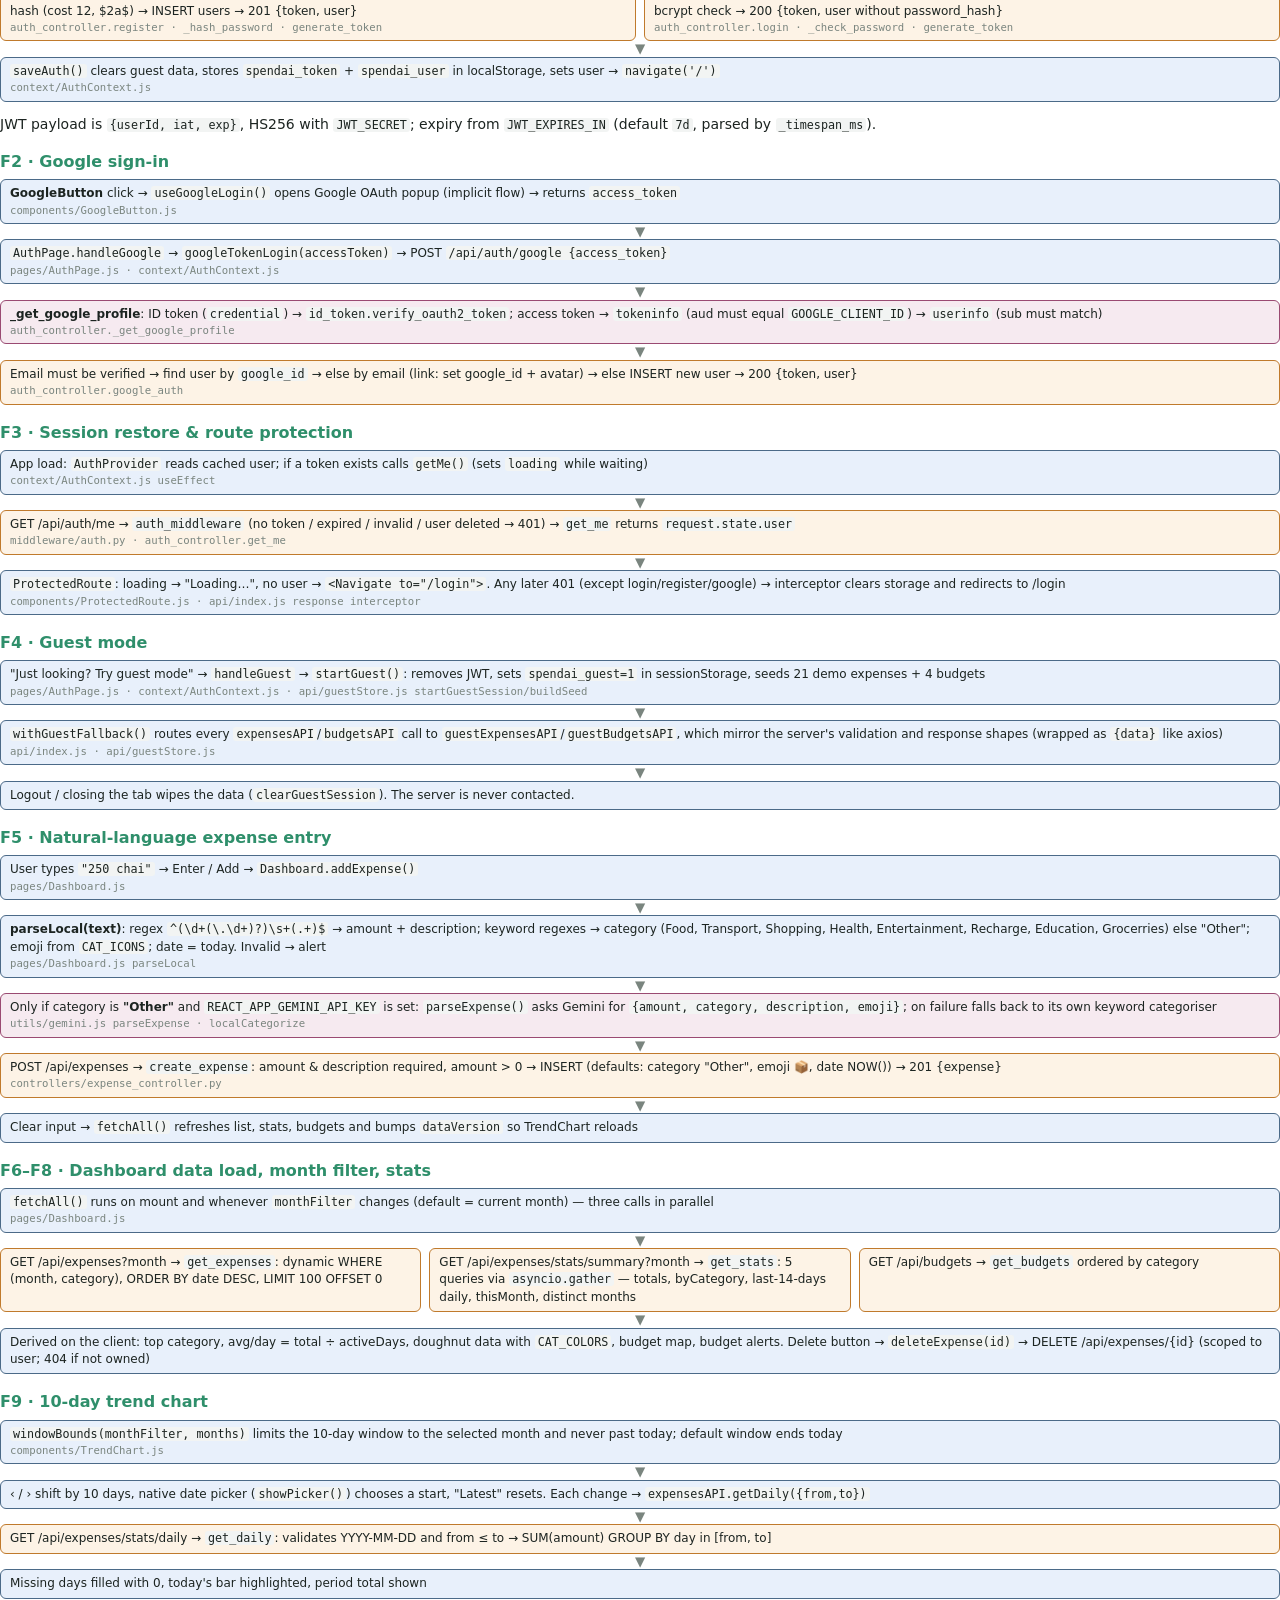
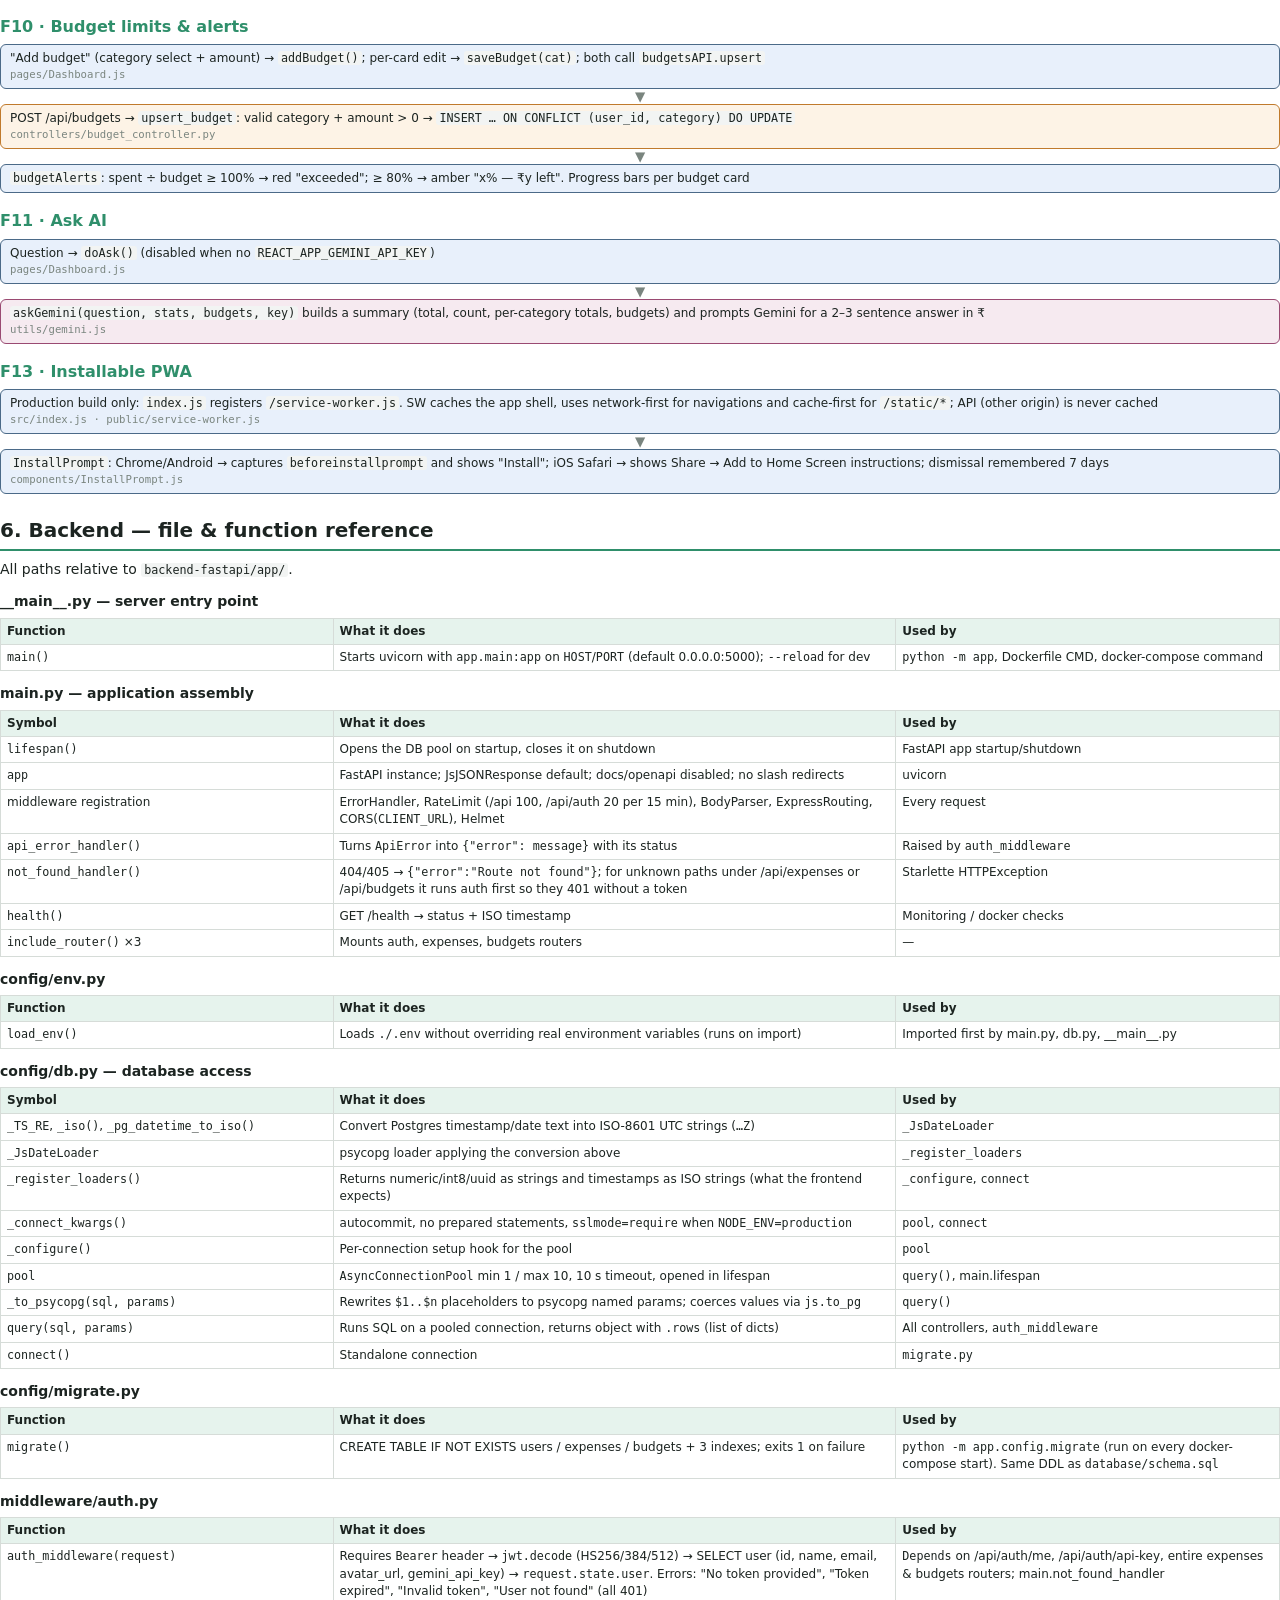
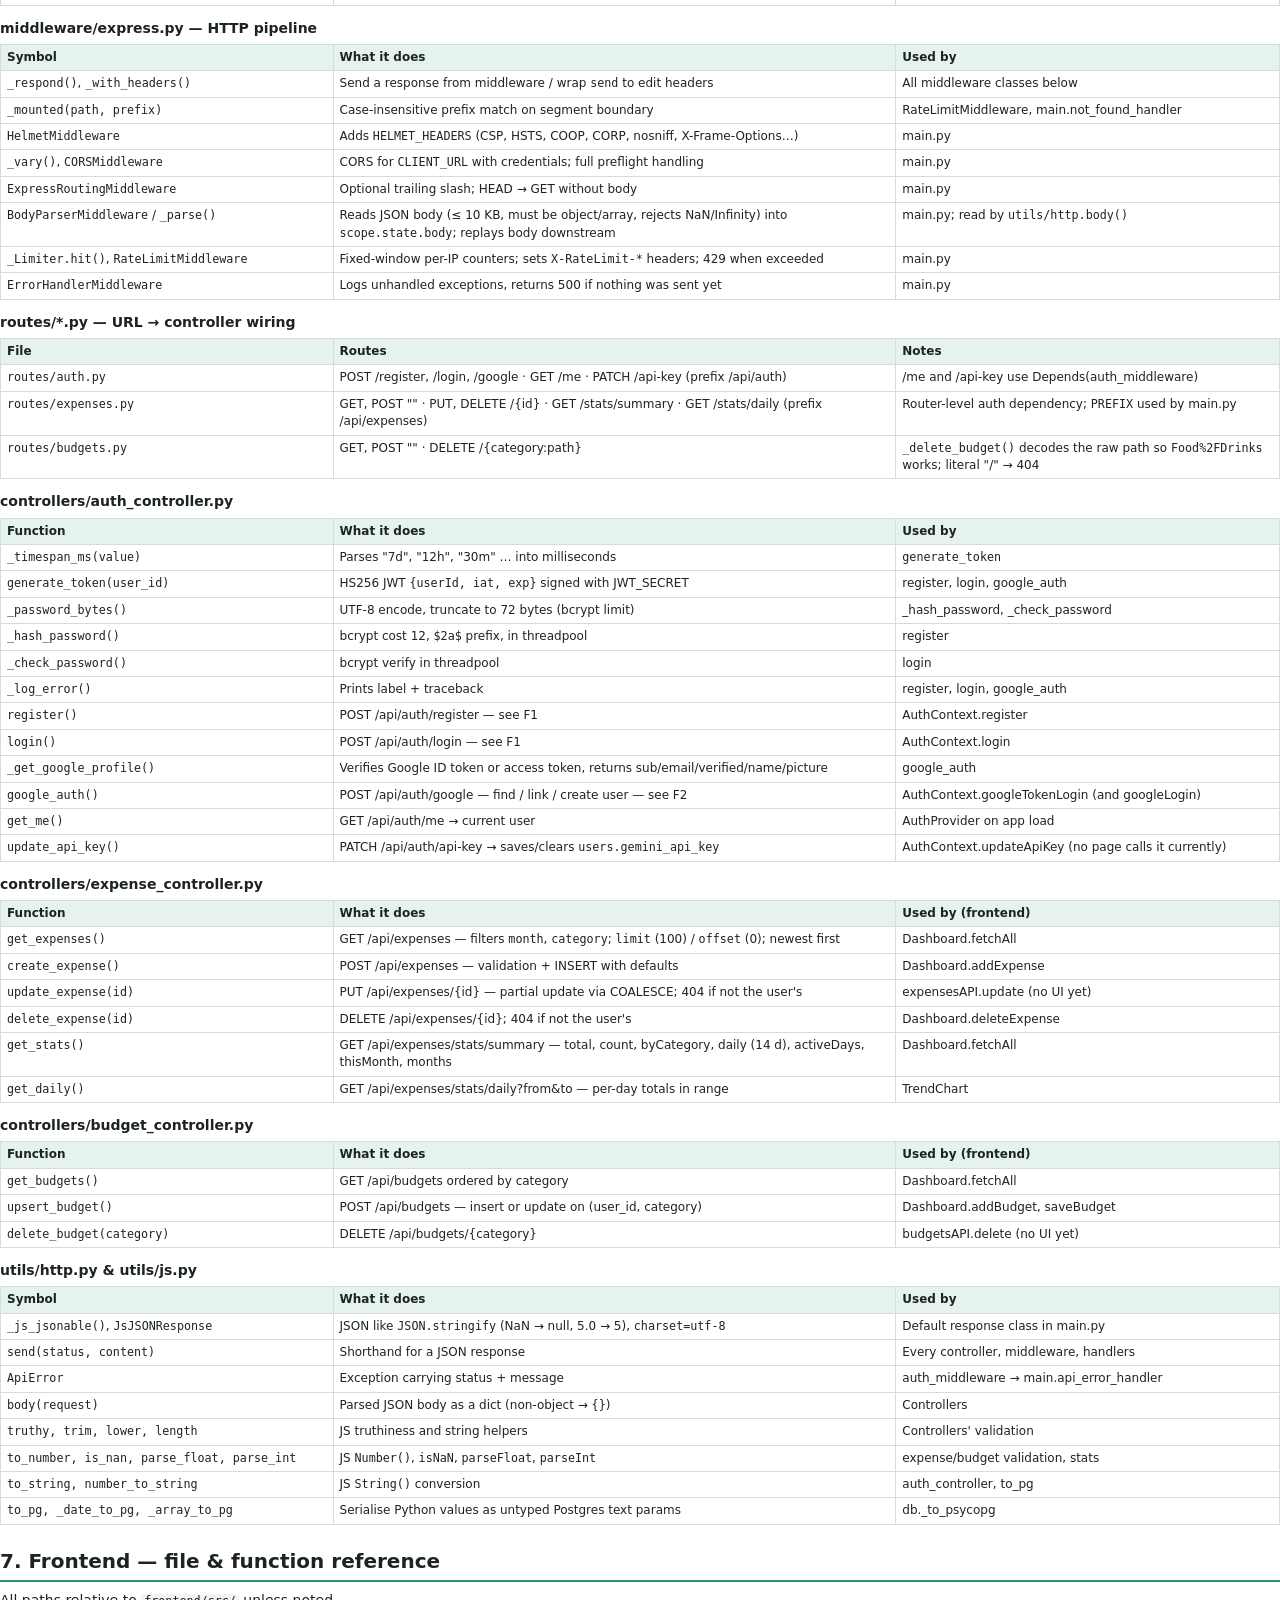
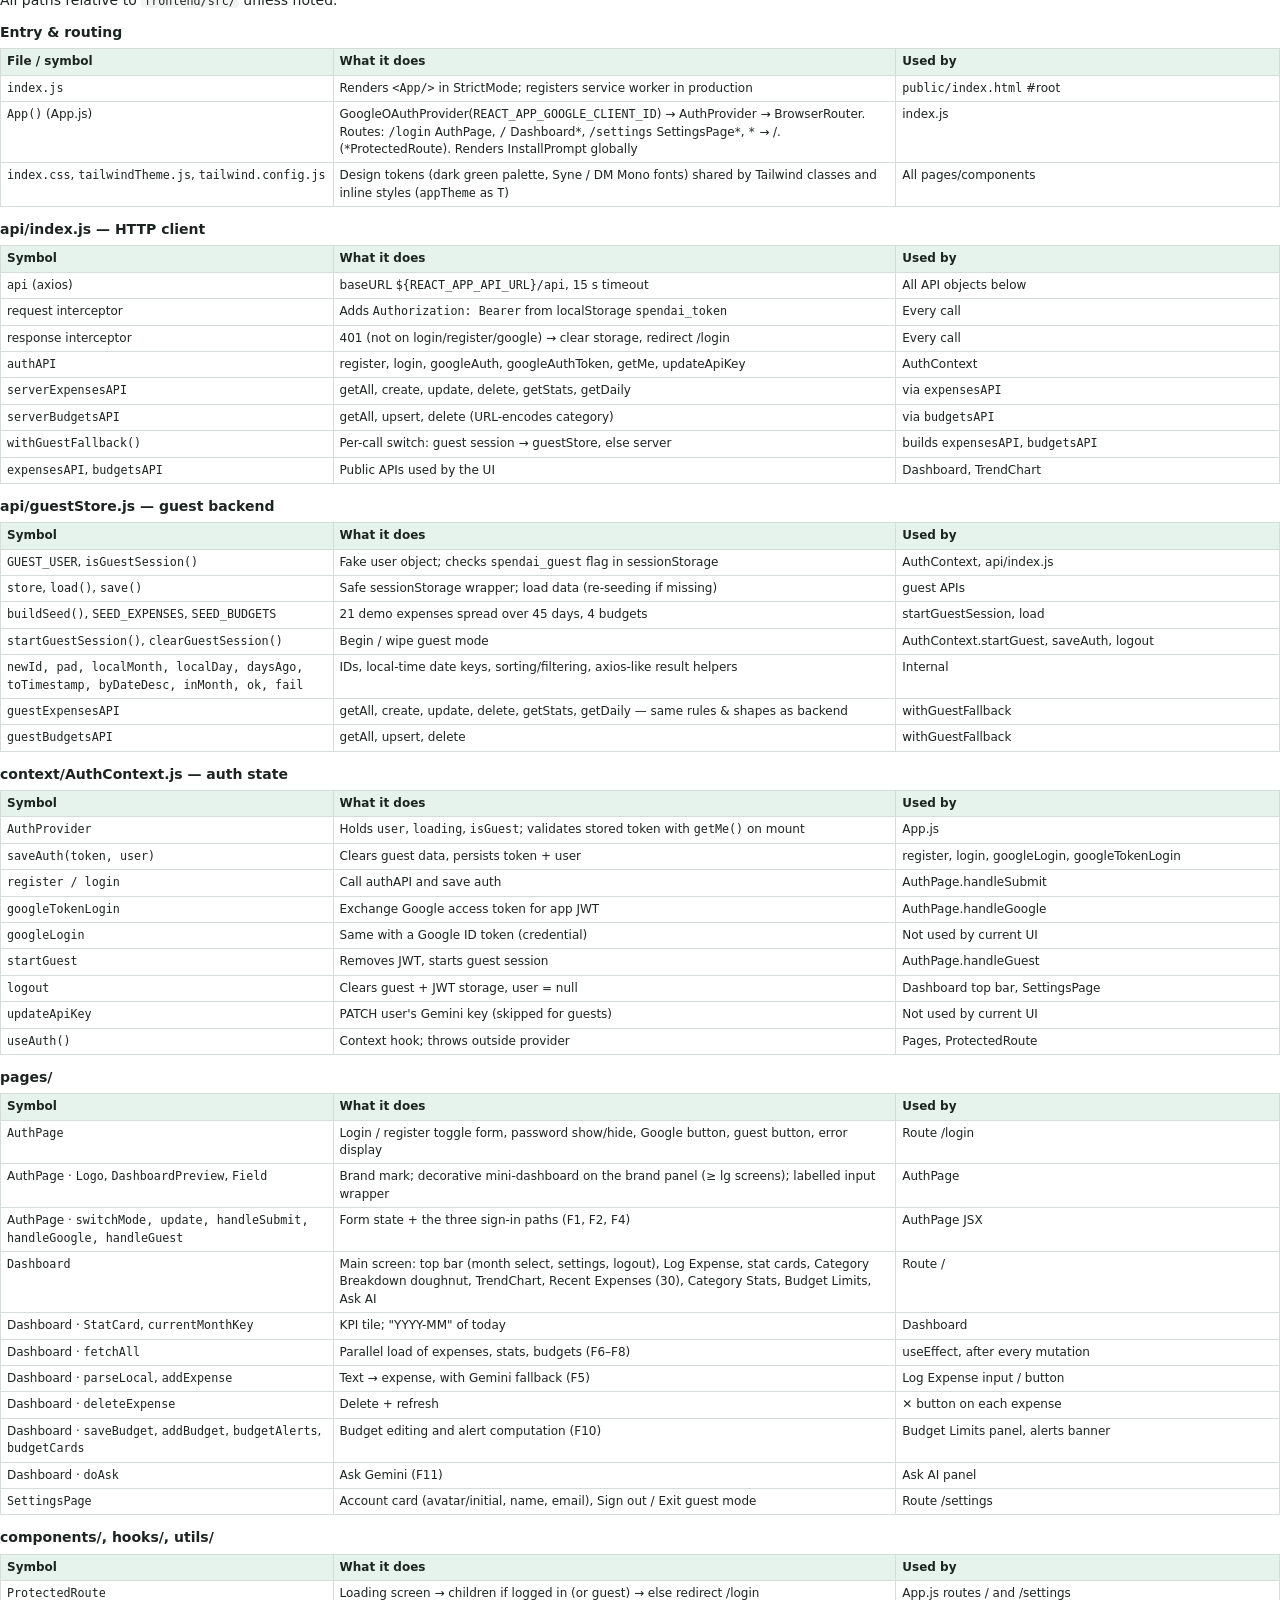
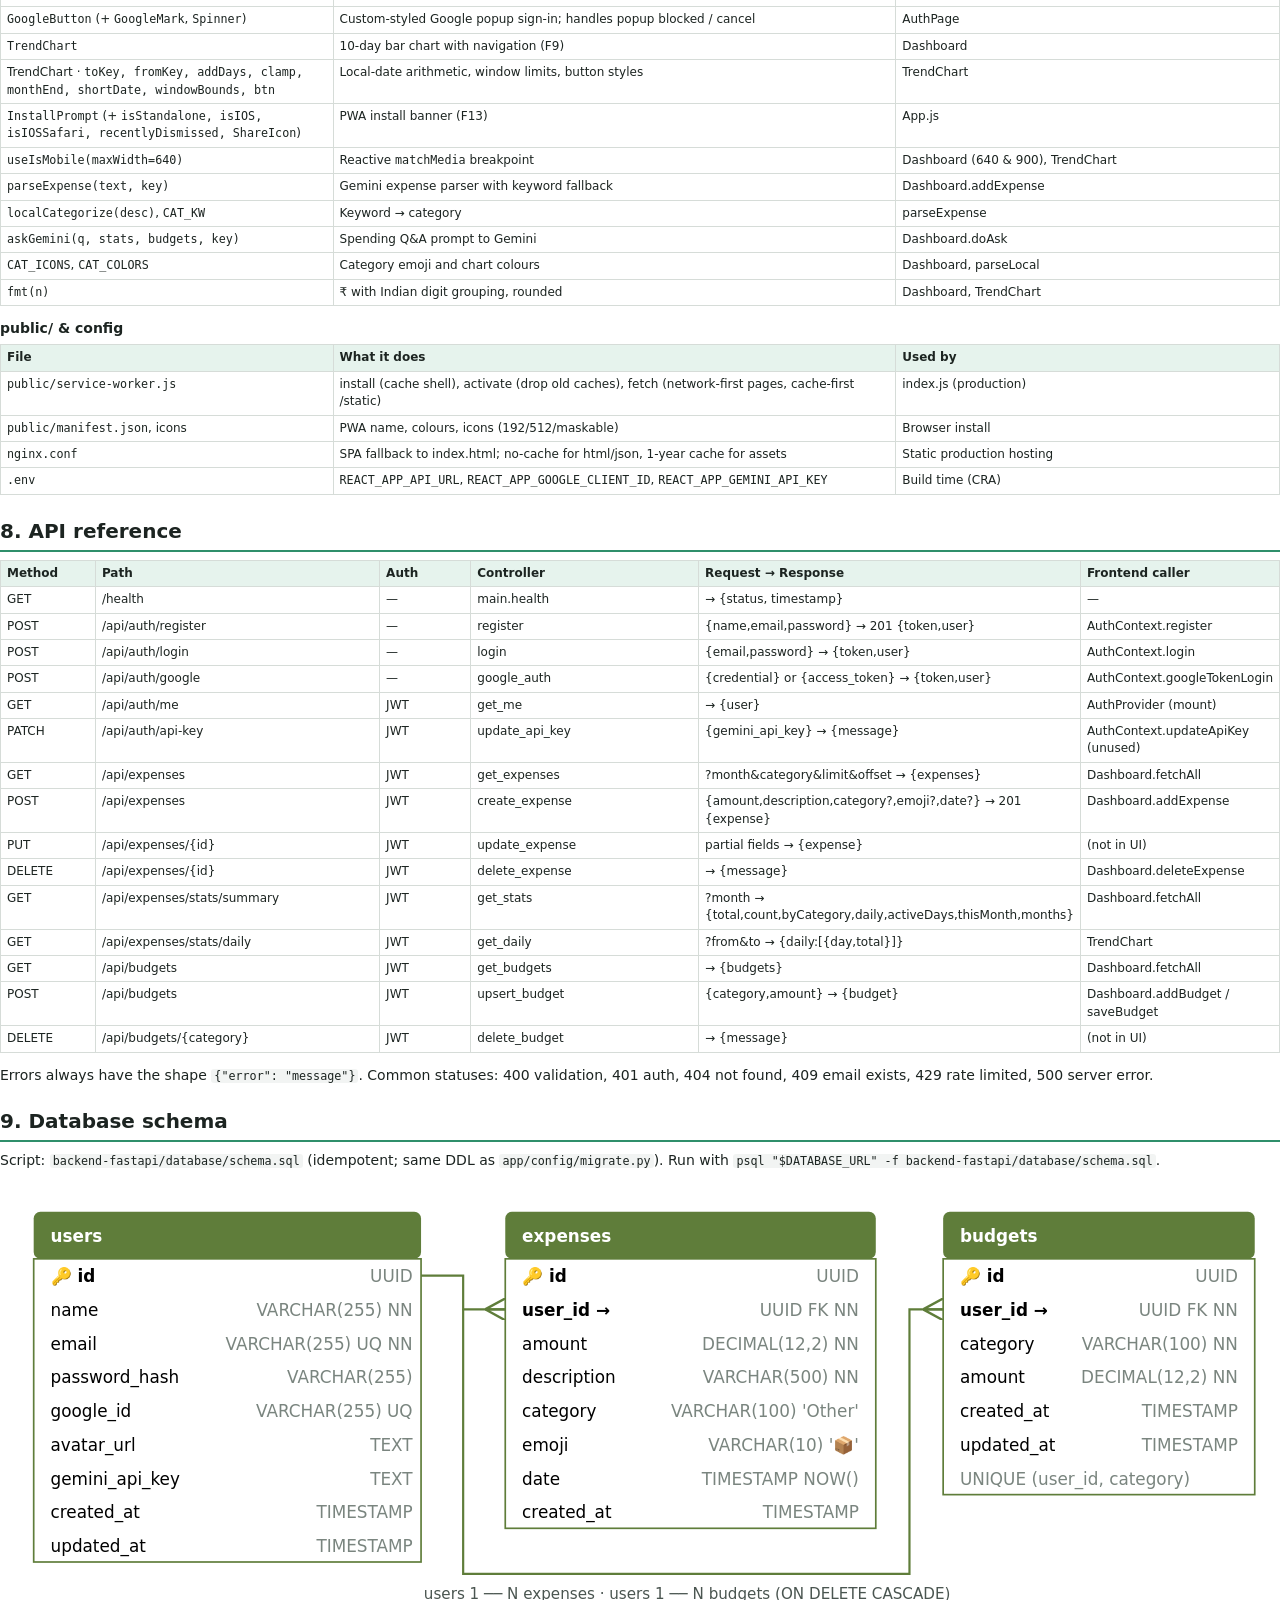
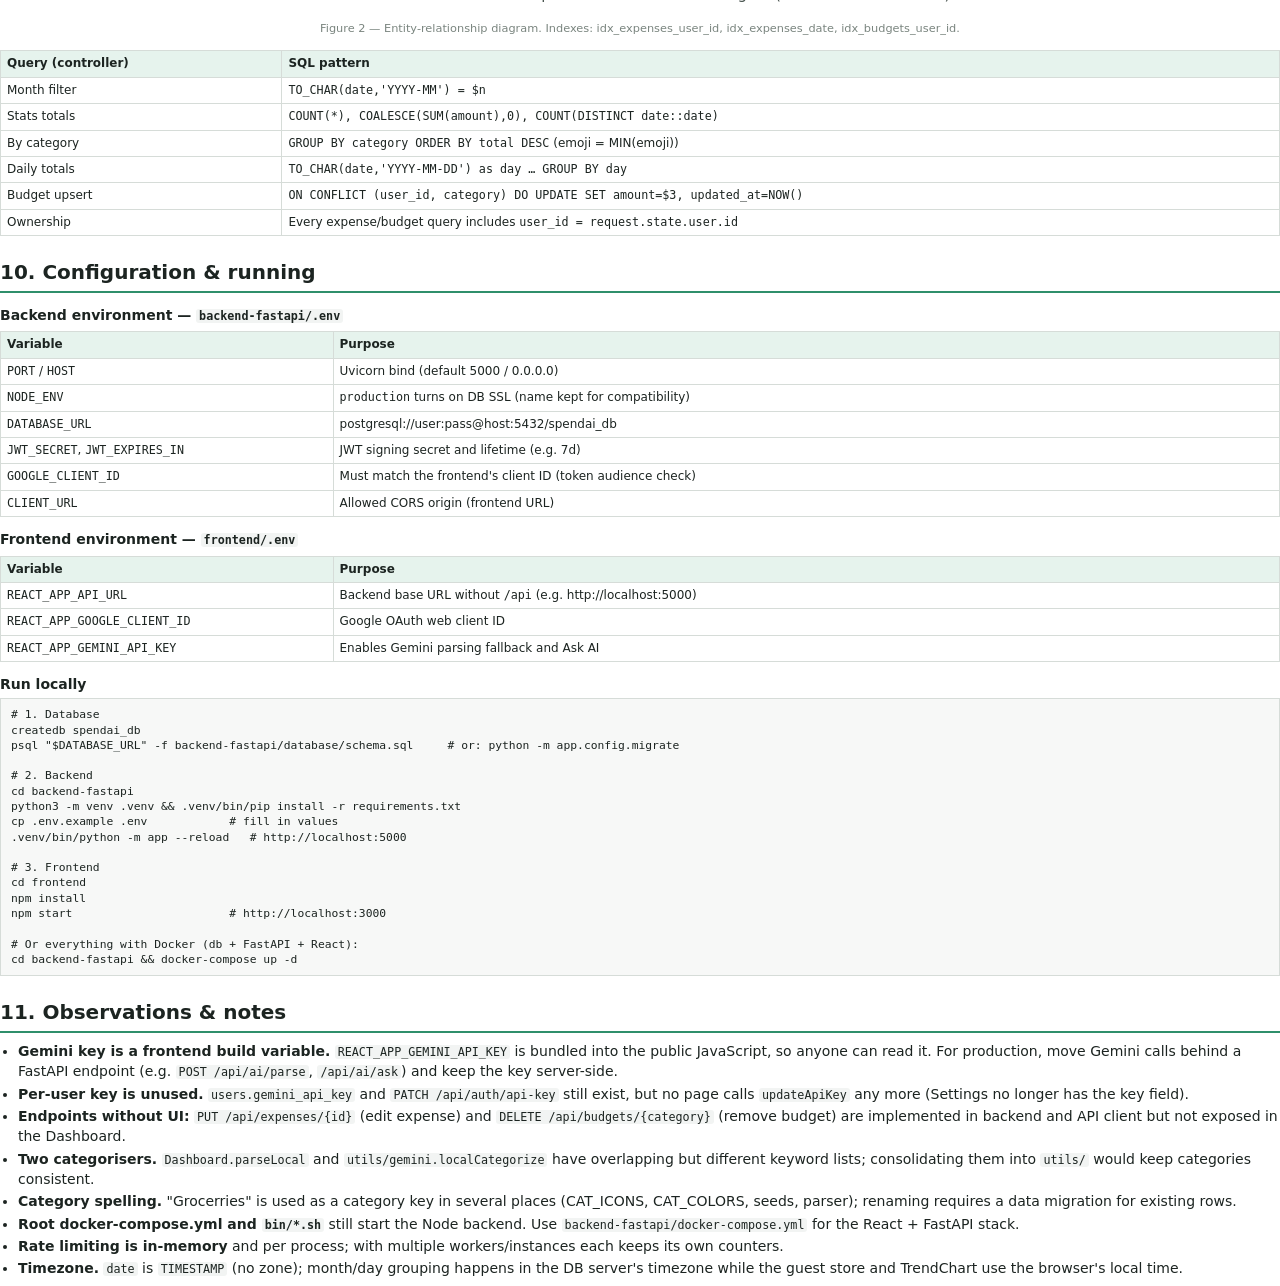
<file: docs/project-guide.html>
<!doctype html>
<html lang="en">
<head>
<meta charset="utf-8">
<title>spend&amp;Track — Project Guide</title>
<style>
  @page { size: A4; margin: 16mm 14mm 16mm 14mm; }
  :root {
    --ink: #1c2421; --ink2: #4a5550; --ink3: #7a857f; --line: #d6dcd8;
    --accent: #2f8f6b; --accent-soft: #e6f3ed; --fe: #e8f0fb; --fe-line: #4b6a88;
    --be: #fdf3e6; --be-line: #c07a2c; --db: #eef2e8; --db-line: #5f7d3a; --ext: #f6eaf0; --ext-line: #9a4a72;
  }
  * { box-sizing: border-box; }
  body { font-family: "Segoe UI", "DejaVu Sans", Arial, sans-serif; color: var(--ink); font-size: 10.5pt; line-height: 1.45; margin: 0; }
  h1 { font-size: 26pt; margin: 0 0 6px; letter-spacing: -0.5px; }
  h2 { font-size: 15pt; margin: 22px 0 8px; padding-bottom: 4px; border-bottom: 2px solid var(--accent); break-after: avoid; }
  h3 { font-size: 12pt; margin: 16px 0 6px; color: var(--accent); break-after: avoid; }
  h4 { font-size: 10.5pt; margin: 12px 0 4px; break-after: avoid; }
  p { margin: 4px 0 8px; }
  code, .mono { font-family: "DejaVu Sans Mono", Consolas, monospace; font-size: 8.8pt; background: #f2f4f3; padding: 0 3px; border-radius: 3px; }
  table { width: 100%; border-collapse: collapse; margin: 6px 0 12px; font-size: 9pt; break-inside: auto; }
  th, td { border: 1px solid var(--line); padding: 4px 6px; text-align: left; vertical-align: top; }
  th { background: var(--accent-soft); font-weight: 700; }
  tr { break-inside: avoid; }
  td code { background: none; padding: 0; }
  .page-break { break-before: page; }
  .cover { height: 250mm; display: flex; flex-direction: column; justify-content: center; }
  .cover .sub { font-size: 13pt; color: var(--ink2); margin-bottom: 26px; }
  .pill { display: inline-block; border: 1px solid var(--line); border-radius: 20px; padding: 2px 10px; margin: 0 6px 6px 0; font-size: 9pt; }
  .toc { columns: 2; font-size: 10pt; margin-top: 20px; }
  .toc div { margin-bottom: 3px; }
  .note { background: #fff8e6; border-left: 4px solid #c69238; padding: 6px 10px; margin: 8px 0; font-size: 9.5pt; break-inside: avoid; }
  .figure { break-inside: avoid; margin: 8px 0 14px; }
  .figure svg { width: 100%; height: auto; display: block; }
  .caption { font-size: 8.5pt; color: var(--ink3); text-align: center; margin-top: 4px; }
  /* step flows */
  .flow { display: flex; flex-direction: column; align-items: stretch; margin: 6px 0 12px; break-inside: avoid; }
  .step { border: 1px solid var(--line); border-radius: 6px; padding: 5px 9px; font-size: 9pt; background: #fff; }
  .step b { font-size: 9pt; }
  .step .where { display: block; font-family: "DejaVu Sans Mono", monospace; font-size: 8pt; color: var(--ink3); }
  .step.fe { background: var(--fe); border-color: var(--fe-line); }
  .step.be { background: var(--be); border-color: var(--be-line); }
  .step.db { background: var(--db); border-color: var(--db-line); }
  .step.ext { background: var(--ext); border-color: var(--ext-line); }
  .arrow { text-align: center; color: var(--ink3); font-size: 10pt; line-height: 1; margin: 1px 0; }
  .branch { display: flex; gap: 8px; }
  .branch > .step { flex: 1; }
  .legend span { display: inline-block; padding: 1px 8px; border-radius: 4px; margin-right: 6px; font-size: 8.5pt; border: 1px solid; }
  .tree { font-family: "DejaVu Sans Mono", monospace; font-size: 8.5pt; background: #f7f8f7; border: 1px solid var(--line); padding: 8px 10px; white-space: pre; line-height: 1.35; break-inside: avoid; }
  ul { margin: 4px 0 8px 18px; padding: 0; }
  li { margin-bottom: 2px; }
</style>
</head>
<body>

<!-- ═══════════════════════════════ COVER ═══════════════════════════════ -->
<section class="cover">
  <div style="font-size:11pt;color:var(--accent);font-weight:700;letter-spacing:2px;">PROJECT GUIDE</div>
  <h1>spend<span style="color:var(--accent)">&amp;</span>Track</h1>
  <div class="sub">AI-assisted personal expense tracker — React frontend · FastAPI backend · PostgreSQL</div>
  <div>
    <span class="pill">React 18 + React Router 6</span><span class="pill">Tailwind CSS</span><span class="pill">Chart.js</span>
    <span class="pill">FastAPI + Uvicorn</span><span class="pill">psycopg 3 (async pool)</span><span class="pill">PostgreSQL 16</span>
    <span class="pill">JWT + bcrypt</span><span class="pill">Google OAuth</span><span class="pill">Gemini 2.0 Flash</span><span class="pill">PWA</span>
  </div>
  <div class="toc">
    <div>1. Overview &amp; scope</div>
    <div>2. System architecture (flow diagram)</div>
    <div>3. Backend request lifecycle</div>
    <div>4. Folder structure</div>
    <div>5. Feature list &amp; logic flows</div>
    <div>6. Backend — file &amp; function reference</div>
    <div>7. Frontend — file &amp; function reference</div>
    <div>8. API reference (endpoint → controller → UI caller)</div>
    <div>9. Database schema</div>
    <div>10. Configuration &amp; running</div>
    <div>11. Observations &amp; notes</div>
  </div>
  <p style="margin-top:28px;font-size:9pt;color:var(--ink3)">Generated 1 October 2026 from the repository at <code>spendandtrack/</code>. The Node/Express backend (<code>backend/</code>) is out of scope; this guide covers <code>frontend/</code> and <code>backend-fastapi/</code>.</p>
</section>

<!-- ═══════════════════════════════ 1. OVERVIEW ═══════════════════════════════ -->
<h2 class="page-break">1. Overview &amp; scope</h2>
<p><b>spend&amp;Track</b> (internally "spendAI") lets a user log expenses in plain text such as <code>250 uber</code>, auto-categorises them (keyword rules first, Gemini AI as a fallback), shows monthly statistics, a category doughnut chart and a 10-day trend chart, tracks per-category budget limits with alerts, and answers natural-language questions about spending through Gemini. It can be used with an account (email/password or Google) or as a <b>guest</b> whose data never leaves the browser. It is installable as a PWA.</p>
<table>
  <tr><th style="width:22%">Layer</th><th style="width:30%">Location</th><th>Technology</th></tr>
  <tr><td>Frontend (SPA)</td><td><code>frontend/</code></td><td>React 18 (Create React App), React Router 6, Tailwind CSS 3 + inline styles, Chart.js 4 via react-chartjs-2, Axios, @react-oauth/google, service worker</td></tr>
  <tr><td>Backend (REST API)</td><td><code>backend-fastapi/</code></td><td>FastAPI, Uvicorn, psycopg 3 + psycopg-pool (async), PyJWT, bcrypt, google-auth, httpx, python-dotenv</td></tr>
  <tr><td>Database</td><td><code>backend-fastapi/database/schema.sql</code>, <code>app/config/migrate.py</code></td><td>PostgreSQL 16 (3 tables: users, expenses, budgets)</td></tr>
  <tr><td>External services</td><td>—</td><td>Google Identity (OAuth sign-in), Google Gemini 2.0 Flash (called directly from the browser)</td></tr>
  <tr><td>Infra</td><td><code>backend-fastapi/Dockerfile</code>, <code>backend-fastapi/docker-compose.yml</code>, <code>frontend/nginx.conf</code></td><td>Docker (db + FastAPI + React dev server), nginx config for a static production build</td></tr>
</table>

<!-- ═══════════════════════════════ 2. ARCHITECTURE ═══════════════════════════════ -->
<h2>2. System architecture</h2>
<div class="legend" style="margin-bottom:6px">
  <span style="background:var(--fe);border-color:var(--fe-line)">Frontend</span>
  <span style="background:var(--be);border-color:var(--be-line)">Backend</span>
  <span style="background:var(--db);border-color:var(--db-line)">Database</span>
  <span style="background:var(--ext);border-color:var(--ext-line)">External</span>
</div>
<div class="figure">
<svg viewBox="0 0 770 760" xmlns="http://www.w3.org/2000/svg" font-family="DejaVu Sans, Arial, sans-serif" font-size="10.5">
  <defs>
    <marker id="a" viewBox="0 0 10 10" refX="9" refY="5" markerWidth="7" markerHeight="7" orient="auto-start-reverse"><path d="M0,0 L10,5 L0,10 z" fill="#5a6661"/></marker>
  </defs>
  <style>
    .fe{fill:#e8f0fb;stroke:#4b6a88} .be{fill:#fdf3e6;stroke:#c07a2c} .db{fill:#eef2e8;stroke:#5f7d3a} .ex{fill:#f6eaf0;stroke:#9a4a72}
    .box{stroke-width:1.2} .ct{fill:none;stroke-width:1.5;stroke-dasharray:5 3}
    .t{text-anchor:middle} .b{font-weight:700} .s{font-size:9px;fill:#4a5550} .lbl{font-size:10px;font-weight:700;letter-spacing:1px}
    .ln{stroke:#5a6661;stroke-width:1.3;fill:none}
  </style>

  <!-- User -->
  <rect class="box ex" x="270" y="8" width="220" height="38" rx="19"/>
  <text class="t b" x="380" y="31">User · Browser / installed PWA</text>
  <line class="ln" x1="380" y1="46" x2="380" y2="78" marker-end="url(#a)"/>

  <!-- Frontend container -->
  <rect class="ct" x="16" y="80" width="568" height="252" rx="10" stroke="#4b6a88"/>
  <text class="lbl" x="28" y="98" fill="#4b6a88">REACT FRONTEND  ·  frontend/src</text>

  <rect class="box fe" x="32" y="108" width="160" height="46" rx="6"/>
  <text class="t b" x="112" y="126">index.js</text><text class="t s" x="112" y="142">mount + service-worker.js</text>
  <rect class="box fe" x="210" y="108" width="180" height="46" rx="6"/>
  <text class="t b" x="300" y="126">App.js</text><text class="t s" x="300" y="142">GoogleOAuthProvider · Router</text>
  <rect class="box fe" x="408" y="108" width="160" height="46" rx="6"/>
  <text class="t b" x="488" y="126">context/AuthContext.js</text><text class="t s" x="488" y="142">user · token · guest flag</text>
  <line class="ln" x1="192" y1="131" x2="208" y2="131" marker-end="url(#a)"/>
  <line class="ln" x1="390" y1="131" x2="406" y2="131" marker-end="url(#a)"/>

  <rect class="box fe" x="32" y="180" width="110" height="46" rx="6"/>
  <text class="t b" x="87" y="198">AuthPage</text><text class="t s" x="87" y="214">/login</text>
  <rect class="box fe" x="154" y="180" width="110" height="46" rx="6"/>
  <text class="t b" x="209" y="198">Dashboard</text><text class="t s" x="209" y="214">/  (protected)</text>
  <rect class="box fe" x="276" y="180" width="114" height="46" rx="6"/>
  <text class="t b" x="333" y="198">SettingsPage</text><text class="t s" x="333" y="214">/settings (protected)</text>
  <rect class="box fe" x="408" y="172" width="160" height="62" rx="6"/>
  <text class="t b" x="488" y="189">components/</text>
  <text class="t s" x="488" y="204">ProtectedRoute · GoogleButton</text>
  <text class="t s" x="488" y="217">TrendChart · InstallPrompt</text>
  <text class="t s" x="488" y="229">hooks/useIsMobile</text>
  <line class="ln" x1="300" y1="154" x2="300" y2="166"/><line class="ln" x1="87" y1="166" x2="333" y2="166"/>
  <line class="ln" x1="87" y1="166" x2="87" y2="178" marker-end="url(#a)"/>
  <line class="ln" x1="209" y1="166" x2="209" y2="178" marker-end="url(#a)"/>
  <line class="ln" x1="333" y1="166" x2="333" y2="178" marker-end="url(#a)"/>

  <rect class="box fe" x="32" y="258" width="160" height="56" rx="6"/>
  <text class="t b" x="112" y="277">api/guestStore.js</text><text class="t s" x="112" y="292">guest data in sessionStorage</text><text class="t s" x="112" y="305">(no server calls)</text>
  <rect class="box fe" x="210" y="258" width="180" height="56" rx="6"/>
  <text class="t b" x="300" y="277">api/index.js</text><text class="t s" x="300" y="292">axios · adds Bearer JWT</text><text class="t s" x="300" y="305">401 → logout · guest switch</text>
  <rect class="box fe" x="408" y="258" width="160" height="56" rx="6"/>
  <text class="t b" x="488" y="277">utils/gemini.js</text><text class="t s" x="488" y="292">parseExpense · askGemini</text><text class="t s" x="488" y="305">categories · fmt()</text>
  <line class="ln" x1="209" y1="226" x2="280" y2="256" marker-end="url(#a)"/>
  <line class="ln" x1="230" y1="226" x2="460" y2="256" marker-end="url(#a)"/>
  <line class="ln" x1="210" y1="286" x2="194" y2="286" marker-end="url(#a)"/>

  <!-- External -->
  <rect class="box ex" x="602" y="108" width="140" height="62" rx="6"/>
  <text class="t b" x="672" y="128">Google Identity</text><text class="t s" x="672" y="144">OAuth popup ·</text><text class="t s" x="672" y="157">tokeninfo · userinfo</text>
  <rect class="box ex" x="602" y="252" width="140" height="62" rx="6"/>
  <text class="t b" x="672" y="272">Google Gemini</text><text class="t s" x="672" y="288">gemini-2.0-flash</text><text class="t s" x="672" y="301">generateContent</text>
  <line class="ln" x1="568" y1="200" x2="600" y2="150" marker-end="url(#a)"/>
  <text class="s" x="572" y="186">popup</text>
  <line class="ln" x1="568" y1="286" x2="600" y2="286" marker-end="url(#a)"/>

  <!-- HTTP -->
  <line class="ln" x1="300" y1="314" x2="300" y2="370" marker-end="url(#a)"/>
  <text class="s" x="308" y="346">HTTPS JSON  /api/*   Authorization: Bearer &lt;JWT&gt;</text>

  <!-- Backend container -->
  <rect class="ct" x="16" y="372" width="568" height="290" rx="10" stroke="#c07a2c"/>
  <text class="lbl" x="28" y="390" fill="#c07a2c">FASTAPI BACKEND  ·  backend-fastapi/app   (main.py, uvicorn via __main__.py)</text>

  <text class="s" x="32" y="408">middleware/express.py  (request order →)</text>
  <g>
    <rect class="box be" x="32"  y="414" width="80" height="32" rx="5"/><text class="t" x="72"  y="434">Helmet</text>
    <rect class="box be" x="122" y="414" width="80" height="32" rx="5"/><text class="t" x="162" y="434">CORS</text>
    <rect class="box be" x="212" y="414" width="80" height="32" rx="5"/><text class="t" x="252" y="434">Routing</text>
    <rect class="box be" x="302" y="414" width="80" height="32" rx="5"/><text class="t" x="342" y="430">BodyParser</text><text class="t s" x="342" y="442">JSON ≤10KB</text>
    <rect class="box be" x="392" y="414" width="80" height="32" rx="5"/><text class="t" x="432" y="430">RateLimit</text><text class="t s" x="432" y="442">100 / 20 per 15m</text>
    <rect class="box be" x="482" y="414" width="86" height="32" rx="5"/><text class="t" x="525" y="430">ErrorHandler</text><text class="t s" x="525" y="442">500 fallback</text>
    <line class="ln" x1="112" y1="430" x2="120" y2="430" marker-end="url(#a)"/>
    <line class="ln" x1="202" y1="430" x2="210" y2="430" marker-end="url(#a)"/>
    <line class="ln" x1="292" y1="430" x2="300" y2="430" marker-end="url(#a)"/>
    <line class="ln" x1="382" y1="430" x2="390" y2="430" marker-end="url(#a)"/>
    <line class="ln" x1="472" y1="430" x2="480" y2="430" marker-end="url(#a)"/>
  </g>
  <line class="ln" x1="300" y1="446" x2="300" y2="462" marker-end="url(#a)"/>

  <rect class="box be" x="32"  y="464" width="160" height="38" rx="6"/><text class="t b" x="112" y="480">routes/auth.py</text><text class="t s" x="112" y="494">/api/auth/*</text>
  <rect class="box be" x="210" y="464" width="180" height="38" rx="6"/><text class="t b" x="300" y="480">routes/expenses.py</text><text class="t s" x="300" y="494">/api/expenses/*</text>
  <rect class="box be" x="408" y="464" width="160" height="38" rx="6"/><text class="t b" x="488" y="480">routes/budgets.py</text><text class="t s" x="488" y="494">/api/budgets/*</text>

  <rect class="box be" x="32" y="512" width="536" height="26" rx="6" style="fill:#fbe7cf"/>
  <text class="t" x="300" y="529"><tspan class="b">middleware/auth.py · auth_middleware</tspan>  — Depends(): verify JWT → load user → request.state.user  (/me, /api-key, all expenses &amp; budgets)</text>

  <rect class="box be" x="32"  y="548" width="160" height="38" rx="6"/><text class="t b" x="112" y="564">auth_controller.py</text><text class="t s" x="112" y="578">register · login · google · me</text>
  <rect class="box be" x="210" y="548" width="180" height="38" rx="6"/><text class="t b" x="300" y="564">expense_controller.py</text><text class="t s" x="300" y="578">CRUD · stats · daily</text>
  <rect class="box be" x="408" y="548" width="160" height="38" rx="6"/><text class="t b" x="488" y="564">budget_controller.py</text><text class="t s" x="488" y="578">list · upsert · delete</text>
  <line class="ln" x1="112" y1="502" x2="112" y2="510"/><line class="ln" x1="300" y1="502" x2="300" y2="510"/><line class="ln" x1="488" y1="502" x2="488" y2="510"/>
  <line class="ln" x1="112" y1="538" x2="112" y2="546" marker-end="url(#a)"/><line class="ln" x1="300" y1="538" x2="300" y2="546" marker-end="url(#a)"/><line class="ln" x1="488" y1="538" x2="488" y2="546" marker-end="url(#a)"/>

  <rect class="box be" x="32" y="604" width="536" height="44" rx="6"/>
  <text class="t b" x="300" y="621">config/db.py — AsyncConnectionPool (1–10) · query(sql, $1..$n)</text>
  <text class="t s" x="300" y="637">utils/js.py (JS-style validation &amp; param coercion) · utils/http.py (send, body, ApiError, JsJSONResponse) · config/env.py (.env)</text>
  <line class="ln" x1="112" y1="586" x2="112" y2="602" marker-end="url(#a)"/><line class="ln" x1="300" y1="586" x2="300" y2="602" marker-end="url(#a)"/><line class="ln" x1="488" y1="586" x2="488" y2="602" marker-end="url(#a)"/>

  <!-- backend → Google -->
  <polyline class="ln" points="192,567 200,567 200,596 590,596 590,140 600,140" marker-end="url(#a)"/>
  <text class="s" x="594" y="380" transform="rotate(-90 594 380)" text-anchor="middle">verify Google token (google-auth / httpx)</text>

  <!-- DB -->
  <line class="ln" x1="300" y1="648" x2="300" y2="686" marker-end="url(#a)"/>
  <text class="s" x="308" y="671">SQL over psycopg 3</text>
  <rect class="box db" x="160" y="688" width="280" height="56" rx="8"/>
  <text class="t b" x="300" y="708">PostgreSQL 16 · spendai_db</text>
  <text class="t s" x="300" y="724">users · expenses · budgets</text>
  <text class="t s" x="300" y="737">created by migrate.py / database/schema.sql</text>
</svg>
<div class="caption">Figure 1 — End-to-end architecture. Guest sessions stop at <code>api/guestStore.js</code>; Gemini is called directly from the browser.</div>
</div>

<!-- ═══════════════════════════════ 3. LIFECYCLE ═══════════════════════════════ -->
<h2 class="page-break">3. Backend request lifecycle</h2>
<p>Every HTTP request to the FastAPI app passes through the same pipeline. Middleware is registered in <code>app/main.py</code> (Starlette runs the last-added first, so they are added innermost → outermost).</p>
<div class="flow">
  <div class="step fe"><b>Browser</b> — <code>api/index.js</code> request interceptor attaches <code>Authorization: Bearer &lt;spendai_token&gt;</code><span class="where">frontend/src/api/index.js · api.interceptors.request</span></div>
  <div class="arrow">▼</div>
  <div class="step be"><b>HelmetMiddleware</b> — adds security headers (CSP, HSTS, X-Frame-Options, nosniff …)<span class="where">app/middleware/express.py</span></div>
  <div class="arrow">▼</div>
  <div class="step be"><b>CORSMiddleware</b> — allows <code>CLIENT_URL</code> with credentials; answers every <code>OPTIONS</code> preflight with 204 directly<span class="where">app/middleware/express.py</span></div>
  <div class="arrow">▼</div>
  <div class="step be"><b>ExpressRoutingMiddleware</b> — strips a trailing slash; serves <code>HEAD</code> via the <code>GET</code> route with an empty body<span class="where">app/middleware/express.py</span></div>
  <div class="arrow">▼</div>
  <div class="step be"><b>BodyParserMiddleware</b> — parses <code>application/json</code> into <code>request.state.body</code>; &gt;10 KB or invalid JSON → 500 <code>{"error":"Internal server error"}</code><span class="where">app/middleware/express.py · utils/http.py body()</span></div>
  <div class="arrow">▼</div>
  <div class="step be"><b>RateLimitMiddleware</b> — in-memory per-IP: 100 req / 15 min on <code>/api</code>, 20 / 15 min on <code>/api/auth</code>; over limit → 429 + <code>Retry-After</code><span class="where">app/middleware/express.py · _Limiter.hit()</span></div>
  <div class="arrow">▼</div>
  <div class="step be"><b>ErrorHandlerMiddleware</b> — catches any unhandled exception → 500 JSON<span class="where">app/middleware/express.py</span></div>
  <div class="arrow">▼</div>
  <div class="step be"><b>Router match</b> (<code>routes/*.py</code>) → <b>Depends(auth_middleware)</b> for protected routes: decode JWT (HS256/384/512), load user row, set <code>request.state.user</code>; failures raise <code>ApiError(401, …)</code><span class="where">app/routes/*.py · app/middleware/auth.py</span></div>
  <div class="arrow">▼</div>
  <div class="step be"><b>Controller</b> — validates input with <code>utils/js.py</code>, runs SQL with <code>db.query()</code>, returns <code>send(status, json)</code><span class="where">app/controllers/*_controller.py</span></div>
  <div class="arrow">▼</div>
  <div class="step db"><b>PostgreSQL</b> — results come back as dicts; NUMERIC / BIGINT / UUID as strings, timestamps as ISO-8601 UTC strings<span class="where">app/config/db.py · _register_loaders, _JsDateLoader</span></div>
  <div class="arrow">▼</div>
  <div class="step be"><b>Response</b> — <code>JsJSONResponse</code> serialises like <code>JSON.stringify</code>; <code>ApiError</code> → <code>{"error": msg}</code>; unknown route → 404 <code>{"error":"Route not found"}</code><span class="where">app/utils/http.py · app/main.py api_error_handler / not_found_handler</span></div>
</div>
<div class="note">Why so much "Express" logic? <code>backend-fastapi</code> is a drop-in port of the original Express API: same URLs, JSON shapes, status codes, JWTs and bcrypt hashes. That is why the React frontend works against it with zero changes, and why helpers such as <code>utils/js.py</code> reproduce JavaScript semantics (<code>truthy</code>, <code>parseFloat</code>, <code>isNaN</code>).</div>

<!-- ═══════════════════════════════ 4. FOLDERS ═══════════════════════════════ -->
<h2>4. Folder structure</h2>
<div class="tree">spendandtrack/
├── frontend/                      React SPA
│   ├── public/                    index.html, manifest.json, service-worker.js, icons
│   ├── src/
│   │   ├── index.js               React root + service-worker registration
│   │   ├── App.js                 Providers + routes
│   │   ├── index.css              Tailwind layers + fonts
│   │   ├── tailwindTheme.js       Colour/font tokens (Tailwind + inline styles)
│   │   ├── api/index.js           Axios client, auth/expenses/budgets APIs
│   │   ├── api/guestStore.js      Guest-mode in-browser backend
│   │   ├── context/AuthContext.js Auth state + actions
│   │   ├── components/            ProtectedRoute, GoogleButton, TrendChart, InstallPrompt
│   │   ├── hooks/useIsMobile.js   Responsive breakpoint hook
│   │   ├── pages/                 AuthPage, Dashboard, SettingsPage
│   │   └── utils/gemini.js        Expense parsing, AI Q&amp;A, categories, currency format
│   ├── tailwind.config.js · postcss.config.js · nginx.conf · .env(.example)
│   └── package.json
├── backend-fastapi/               FastAPI REST API
│   ├── app/
│   │   ├── __main__.py            `python -m app` → uvicorn
│   │   ├── main.py                FastAPI app, middleware, error handlers, routers, /health
│   │   ├── config/                env.py, db.py (pool + query), migrate.py (schema)
│   │   ├── middleware/            auth.py (JWT guard), express.py (helmet/cors/body/rate-limit/errors)
│   │   ├── routes/                auth.py, expenses.py, budgets.py
│   │   ├── controllers/           auth_controller.py, expense_controller.py, budget_controller.py
│   │   └── utils/                 http.py (responses), js.py (JS-compatible coercion)
│   ├── database/schema.sql        Standalone DB script (this release)
│   ├── requirements.txt · Dockerfile · docker-compose.yml · .env(.example)
├── docs/                          This guide (HTML source + PDF)
├── bin/                           Docker helper scripts (start/stop/wipe)
└── backend/                       Legacy Node/Express backend — ignored</div>

<!-- ═══════════════════════════════ 5. FEATURES ═══════════════════════════════ -->
<h2 class="page-break">5. Feature list &amp; logic flows</h2>
<table>
  <tr><th style="width:4%">#</th><th style="width:24%">Feature</th><th style="width:36%">Frontend</th><th>Backend / storage</th></tr>
  <tr><td>F1</td><td>Email / password register &amp; login</td><td>AuthPage.handleSubmit → AuthContext.register / login</td><td>POST /api/auth/register, /login → auth_controller.register / login</td></tr>
  <tr><td>F2</td><td>Google sign-in</td><td>GoogleButton (useGoogleLogin popup) → AuthPage.handleGoogle → AuthContext.googleTokenLogin</td><td>POST /api/auth/google → google_auth → _get_google_profile</td></tr>
  <tr><td>F3</td><td>Session restore &amp; route protection</td><td>AuthProvider useEffect → getMe; ProtectedRoute; axios 401 interceptor</td><td>GET /api/auth/me → auth_middleware → get_me</td></tr>
  <tr><td>F4</td><td>Guest mode (no account)</td><td>AuthPage.handleGuest → startGuest; api/guestStore.js; withGuestFallback</td><td>None — sessionStorage only, seeded with demo data</td></tr>
  <tr><td>F5</td><td>Natural-language expense entry</td><td>Dashboard.addExpense → parseLocal → (parseExpense via Gemini if "Other")</td><td>POST /api/expenses → create_expense</td></tr>
  <tr><td>F6</td><td>Expense list &amp; delete</td><td>Dashboard.fetchAll, deleteExpense ("Recent Expenses")</td><td>GET /api/expenses, DELETE /api/expenses/{id}</td></tr>
  <tr><td>F7</td><td>Month filter</td><td>Dashboard monthFilter select; months list from stats</td><td>?month=YYYY-MM on list &amp; stats (TO_CHAR(date,'YYYY-MM'))</td></tr>
  <tr><td>F8</td><td>Stat cards &amp; category breakdown</td><td>StatCard, Doughnut chart, "Category Stats"</td><td>GET /api/expenses/stats/summary → get_stats</td></tr>
  <tr><td>F9</td><td>10-day trend chart</td><td>components/TrendChart.js (prev/next, date picker, "Latest")</td><td>GET /api/expenses/stats/daily?from&amp;to → get_daily</td></tr>
  <tr><td>F10</td><td>Budget limits &amp; alerts</td><td>Dashboard.addBudget, saveBudget, budgetAlerts</td><td>GET/POST /api/budgets → get_budgets / upsert_budget</td></tr>
  <tr><td>F11</td><td>Ask AI about spending</td><td>Dashboard.doAsk → utils/gemini.askGemini</td><td>Direct call to Gemini (no backend)</td></tr>
  <tr><td>F12</td><td>Settings &amp; logout</td><td>SettingsPage (profile card, Sign out / Exit guest)</td><td>— (clears localStorage / sessionStorage)</td></tr>
  <tr><td>F13</td><td>Installable PWA</td><td>index.js SW registration, public/service-worker.js, InstallPrompt</td><td>—</td></tr>
  <tr><td>F14</td><td>Responsive / mobile layout</td><td>hooks/useIsMobile (640px / 900px), Tailwind breakpoints</td><td>—</td></tr>
  <tr><td>F15</td><td>API security</td><td>—</td><td>JWT, bcrypt cost 12, helmet headers, CORS, rate limits, 10 KB body limit</td></tr>
  <tr><td>F16</td><td>Health check</td><td>—</td><td>GET /health → {"status":"ok","timestamp"}</td></tr>
</table>

<h3>F1 · Email / password register &amp; login</h3>
<div class="flow">
  <div class="step fe"><b>AuthPage</b> form (mode = login | register) → <code>handleSubmit</code><span class="where">pages/AuthPage.js</span></div>
  <div class="arrow">▼</div>
  <div class="step fe"><code>AuthContext.register(name,email,password)</code> or <code>login(email,password)</code> → <code>authAPI.register/login</code><span class="where">context/AuthContext.js · api/index.js</span></div>
  <div class="arrow">▼</div>
  <div class="branch">
    <div class="step be"><b>register</b>: require name/email/password, password ≥ 6 chars → email already exists? 409 → bcrypt hash (cost 12, $2a$) → INSERT users → 201 {token, user}<span class="where">auth_controller.register · _hash_password · generate_token</span></div>
    <div class="step be"><b>login</b>: SELECT by lower(email) → not found 401 → no password_hash ("uses Google sign-in") 401 → bcrypt check → 200 {token, user without password_hash}<span class="where">auth_controller.login · _check_password · generate_token</span></div>
  </div>
  <div class="arrow">▼</div>
  <div class="step fe"><code>saveAuth()</code> clears guest data, stores <code>spendai_token</code> + <code>spendai_user</code> in localStorage, sets user → <code>navigate('/')</code><span class="where">context/AuthContext.js</span></div>
</div>
<p>JWT payload is <code>{userId, iat, exp}</code>, HS256 with <code>JWT_SECRET</code>; expiry from <code>JWT_EXPIRES_IN</code> (default <code>7d</code>, parsed by <code>_timespan_ms</code>).</p>

<h3>F2 · Google sign-in</h3>
<div class="flow">
  <div class="step fe"><b>GoogleButton</b> click → <code>useGoogleLogin()</code> opens Google OAuth popup (implicit flow) → returns <code>access_token</code><span class="where">components/GoogleButton.js</span></div>
  <div class="arrow">▼</div>
  <div class="step fe"><code>AuthPage.handleGoogle</code> → <code>googleTokenLogin(accessToken)</code> → POST <code>/api/auth/google {access_token}</code><span class="where">pages/AuthPage.js · context/AuthContext.js</span></div>
  <div class="arrow">▼</div>
  <div class="step ext"><b>_get_google_profile</b>: ID token (<code>credential</code>) → <code>id_token.verify_oauth2_token</code>; access token → <code>tokeninfo</code> (aud must equal <code>GOOGLE_CLIENT_ID</code>) → <code>userinfo</code> (sub must match)<span class="where">auth_controller._get_google_profile</span></div>
  <div class="arrow">▼</div>
  <div class="step be">Email must be verified → find user by <code>google_id</code> → else by email (link: set google_id + avatar) → else INSERT new user → 200 {token, user}<span class="where">auth_controller.google_auth</span></div>
</div>

<h3>F3 · Session restore &amp; route protection</h3>
<div class="flow">
  <div class="step fe">App load: <code>AuthProvider</code> reads cached user; if a token exists calls <code>getMe()</code> (sets <code>loading</code> while waiting)<span class="where">context/AuthContext.js useEffect</span></div>
  <div class="arrow">▼</div>
  <div class="step be">GET /api/auth/me → <code>auth_middleware</code> (no token / expired / invalid / user deleted → 401) → <code>get_me</code> returns <code>request.state.user</code><span class="where">middleware/auth.py · auth_controller.get_me</span></div>
  <div class="arrow">▼</div>
  <div class="step fe"><code>ProtectedRoute</code>: loading → "Loading…", no user → <code>&lt;Navigate to="/login"&gt;</code>. Any later 401 (except login/register/google) → interceptor clears storage and redirects to /login<span class="where">components/ProtectedRoute.js · api/index.js response interceptor</span></div>
</div>

<h3>F4 · Guest mode</h3>
<div class="flow">
  <div class="step fe">"Just looking? Try guest mode" → <code>handleGuest</code> → <code>startGuest()</code>: removes JWT, sets <code>spendai_guest=1</code> in sessionStorage, seeds 21 demo expenses + 4 budgets<span class="where">pages/AuthPage.js · context/AuthContext.js · api/guestStore.js startGuestSession/buildSeed</span></div>
  <div class="arrow">▼</div>
  <div class="step fe"><code>withGuestFallback()</code> routes every <code>expensesAPI</code>/<code>budgetsAPI</code> call to <code>guestExpensesAPI</code>/<code>guestBudgetsAPI</code>, which mirror the server's validation and response shapes (wrapped as <code>{data}</code> like axios)<span class="where">api/index.js · api/guestStore.js</span></div>
  <div class="arrow">▼</div>
  <div class="step fe">Logout / closing the tab wipes the data (<code>clearGuestSession</code>). The server is never contacted.</div>
</div>

<h3>F5 · Natural-language expense entry</h3>
<div class="flow">
  <div class="step fe">User types <code>"250 chai"</code> → Enter / Add → <code>Dashboard.addExpense()</code><span class="where">pages/Dashboard.js</span></div>
  <div class="arrow">▼</div>
  <div class="step fe"><b>parseLocal(text)</b>: regex <code>^(\d+(\.\d+)?)\s+(.+)$</code> → amount + description; keyword regexes → category (Food, Transport, Shopping, Health, Entertainment, Recharge, Education, Grocerries) else "Other"; emoji from <code>CAT_ICONS</code>; date = today. Invalid → alert<span class="where">pages/Dashboard.js parseLocal</span></div>
  <div class="arrow">▼</div>
  <div class="step ext">Only if category is <b>"Other"</b> and <code>REACT_APP_GEMINI_API_KEY</code> is set: <code>parseExpense()</code> asks Gemini for <code>{amount, category, description, emoji}</code>; on failure falls back to its own keyword categoriser<span class="where">utils/gemini.js parseExpense · localCategorize</span></div>
  <div class="arrow">▼</div>
  <div class="step be">POST /api/expenses → <code>create_expense</code>: amount &amp; description required, amount &gt; 0 → INSERT (defaults: category "Other", emoji 📦, date NOW()) → 201 {expense}<span class="where">controllers/expense_controller.py</span></div>
  <div class="arrow">▼</div>
  <div class="step fe">Clear input → <code>fetchAll()</code> refreshes list, stats, budgets and bumps <code>dataVersion</code> so TrendChart reloads</div>
</div>

<h3>F6–F8 · Dashboard data load, month filter, stats</h3>
<div class="flow">
  <div class="step fe"><code>fetchAll()</code> runs on mount and whenever <code>monthFilter</code> changes (default = current month) — three calls in parallel<span class="where">pages/Dashboard.js</span></div>
  <div class="arrow">▼</div>
  <div class="branch">
    <div class="step be">GET /api/expenses?month → <code>get_expenses</code>: dynamic WHERE (month, category), ORDER BY date DESC, LIMIT 100 OFFSET 0</div>
    <div class="step be">GET /api/expenses/stats/summary?month → <code>get_stats</code>: 5 queries via <code>asyncio.gather</code> — totals, byCategory, last-14-days daily, thisMonth, distinct months</div>
    <div class="step be">GET /api/budgets → <code>get_budgets</code> ordered by category</div>
  </div>
  <div class="arrow">▼</div>
  <div class="step fe">Derived on the client: top category, avg/day = total ÷ activeDays, doughnut data with <code>CAT_COLORS</code>, budget map, budget alerts. Delete button → <code>deleteExpense(id)</code> → DELETE /api/expenses/{id} (scoped to user; 404 if not owned)</div>
</div>

<h3>F9 · 10-day trend chart</h3>
<div class="flow">
  <div class="step fe"><code>windowBounds(monthFilter, months)</code> limits the 10-day window to the selected month and never past today; default window ends today<span class="where">components/TrendChart.js</span></div>
  <div class="arrow">▼</div>
  <div class="step fe">‹ / › shift by 10 days, native date picker (<code>showPicker()</code>) chooses a start, "Latest" resets. Each change → <code>expensesAPI.getDaily({from,to})</code></div>
  <div class="arrow">▼</div>
  <div class="step be">GET /api/expenses/stats/daily → <code>get_daily</code>: validates YYYY-MM-DD and from ≤ to → SUM(amount) GROUP BY day in [from, to]</div>
  <div class="arrow">▼</div>
  <div class="step fe">Missing days filled with 0, today's bar highlighted, period total shown</div>
</div>

<h3>F10 · Budget limits &amp; alerts</h3>
<div class="flow">
  <div class="step fe">"Add budget" (category select + amount) → <code>addBudget()</code>; per-card edit → <code>saveBudget(cat)</code>; both call <code>budgetsAPI.upsert</code><span class="where">pages/Dashboard.js</span></div>
  <div class="arrow">▼</div>
  <div class="step be">POST /api/budgets → <code>upsert_budget</code>: valid category + amount &gt; 0 → <code>INSERT … ON CONFLICT (user_id, category) DO UPDATE</code><span class="where">controllers/budget_controller.py</span></div>
  <div class="arrow">▼</div>
  <div class="step fe"><code>budgetAlerts</code>: spent ÷ budget ≥ 100% → red "exceeded"; ≥ 80% → amber "x% — ₹y left". Progress bars per budget card</div>
</div>

<h3>F11 · Ask AI</h3>
<div class="flow">
  <div class="step fe">Question → <code>doAsk()</code> (disabled when no <code>REACT_APP_GEMINI_API_KEY</code>)<span class="where">pages/Dashboard.js</span></div>
  <div class="arrow">▼</div>
  <div class="step ext"><code>askGemini(question, stats, budgets, key)</code> builds a summary (total, count, per-category totals, budgets) and prompts Gemini for a 2–3 sentence answer in ₹<span class="where">utils/gemini.js</span></div>
</div>

<h3>F13 · Installable PWA</h3>
<div class="flow">
  <div class="step fe">Production build only: <code>index.js</code> registers <code>/service-worker.js</code>. SW caches the app shell, uses network-first for navigations and cache-first for <code>/static/*</code>; API (other origin) is never cached<span class="where">src/index.js · public/service-worker.js</span></div>
  <div class="arrow">▼</div>
  <div class="step fe"><code>InstallPrompt</code>: Chrome/Android → captures <code>beforeinstallprompt</code> and shows "Install"; iOS Safari → shows Share → Add to Home Screen instructions; dismissal remembered 7 days<span class="where">components/InstallPrompt.js</span></div>
</div>

<!-- ═══════════════════════════════ 6. BACKEND REFERENCE ═══════════════════════════════ -->
<h2 class="page-break">6. Backend — file &amp; function reference</h2>
<p>All paths relative to <code>backend-fastapi/app/</code>.</p>

<h4>__main__.py — server entry point</h4>
<table>
  <tr><th style="width:26%">Function</th><th style="width:44%">What it does</th><th>Used by</th></tr>
  <tr><td><code>main()</code></td><td>Starts uvicorn with <code>app.main:app</code> on <code>HOST</code>/<code>PORT</code> (default 0.0.0.0:5000); <code>--reload</code> for dev</td><td><code>python -m app</code>, Dockerfile CMD, docker-compose command</td></tr>
</table>

<h4>main.py — application assembly</h4>
<table>
  <tr><th style="width:26%">Symbol</th><th style="width:44%">What it does</th><th>Used by</th></tr>
  <tr><td><code>lifespan()</code></td><td>Opens the DB pool on startup, closes it on shutdown</td><td>FastAPI app startup/shutdown</td></tr>
  <tr><td><code>app</code></td><td>FastAPI instance; JsJSONResponse default; docs/openapi disabled; no slash redirects</td><td>uvicorn</td></tr>
  <tr><td>middleware registration</td><td>ErrorHandler, RateLimit (/api 100, /api/auth 20 per 15 min), BodyParser, ExpressRouting, CORS(<code>CLIENT_URL</code>), Helmet</td><td>Every request</td></tr>
  <tr><td><code>api_error_handler()</code></td><td>Turns <code>ApiError</code> into <code>{"error": message}</code> with its status</td><td>Raised by <code>auth_middleware</code></td></tr>
  <tr><td><code>not_found_handler()</code></td><td>404/405 → <code>{"error":"Route not found"}</code>; for unknown paths under /api/expenses or /api/budgets it runs auth first so they 401 without a token</td><td>Starlette HTTPException</td></tr>
  <tr><td><code>health()</code></td><td>GET /health → status + ISO timestamp</td><td>Monitoring / docker checks</td></tr>
  <tr><td><code>include_router()</code> ×3</td><td>Mounts auth, expenses, budgets routers</td><td>—</td></tr>
</table>

<h4>config/env.py</h4>
<table>
  <tr><th style="width:26%">Function</th><th style="width:44%">What it does</th><th>Used by</th></tr>
  <tr><td><code>load_env()</code></td><td>Loads <code>./.env</code> without overriding real environment variables (runs on import)</td><td>Imported first by main.py, db.py, __main__.py</td></tr>
</table>

<h4>config/db.py — database access</h4>
<table>
  <tr><th style="width:26%">Symbol</th><th style="width:44%">What it does</th><th>Used by</th></tr>
  <tr><td><code>_TS_RE</code>, <code>_iso()</code>, <code>_pg_datetime_to_iso()</code></td><td>Convert Postgres timestamp/date text into ISO-8601 UTC strings (<code>…Z</code>)</td><td><code>_JsDateLoader</code></td></tr>
  <tr><td><code>_JsDateLoader</code></td><td>psycopg loader applying the conversion above</td><td><code>_register_loaders</code></td></tr>
  <tr><td><code>_register_loaders()</code></td><td>Returns numeric/int8/uuid as strings and timestamps as ISO strings (what the frontend expects)</td><td><code>_configure</code>, <code>connect</code></td></tr>
  <tr><td><code>_connect_kwargs()</code></td><td>autocommit, no prepared statements, <code>sslmode=require</code> when <code>NODE_ENV=production</code></td><td><code>pool</code>, <code>connect</code></td></tr>
  <tr><td><code>_configure()</code></td><td>Per-connection setup hook for the pool</td><td><code>pool</code></td></tr>
  <tr><td><code>pool</code></td><td><code>AsyncConnectionPool</code> min 1 / max 10, 10 s timeout, opened in lifespan</td><td><code>query()</code>, main.lifespan</td></tr>
  <tr><td><code>_to_psycopg(sql, params)</code></td><td>Rewrites <code>$1..$n</code> placeholders to psycopg named params; coerces values via <code>js.to_pg</code></td><td><code>query()</code></td></tr>
  <tr><td><code>query(sql, params)</code></td><td>Runs SQL on a pooled connection, returns object with <code>.rows</code> (list of dicts)</td><td>All controllers, <code>auth_middleware</code></td></tr>
  <tr><td><code>connect()</code></td><td>Standalone connection</td><td><code>migrate.py</code></td></tr>
</table>

<h4>config/migrate.py</h4>
<table>
  <tr><th style="width:26%">Function</th><th style="width:44%">What it does</th><th>Used by</th></tr>
  <tr><td><code>migrate()</code></td><td>CREATE TABLE IF NOT EXISTS users / expenses / budgets + 3 indexes; exits 1 on failure</td><td><code>python -m app.config.migrate</code> (run on every docker-compose start). Same DDL as <code>database/schema.sql</code></td></tr>
</table>

<h4>middleware/auth.py</h4>
<table>
  <tr><th style="width:26%">Function</th><th style="width:44%">What it does</th><th>Used by</th></tr>
  <tr><td><code>auth_middleware(request)</code></td><td>Requires <code>Bearer</code> header → <code>jwt.decode</code> (HS256/384/512) → SELECT user (id, name, email, avatar_url, gemini_api_key) → <code>request.state.user</code>. Errors: "No token provided", "Token expired", "Invalid token", "User not found" (all 401)</td><td><code>Depends</code> on /api/auth/me, /api/auth/api-key, entire expenses &amp; budgets routers; main.not_found_handler</td></tr>
</table>

<h4>middleware/express.py — HTTP pipeline</h4>
<table>
  <tr><th style="width:26%">Symbol</th><th style="width:44%">What it does</th><th>Used by</th></tr>
  <tr><td><code>_respond()</code>, <code>_with_headers()</code></td><td>Send a response from middleware / wrap <code>send</code> to edit headers</td><td>All middleware classes below</td></tr>
  <tr><td><code>_mounted(path, prefix)</code></td><td>Case-insensitive prefix match on segment boundary</td><td>RateLimitMiddleware, main.not_found_handler</td></tr>
  <tr><td><code>HelmetMiddleware</code></td><td>Adds <code>HELMET_HEADERS</code> (CSP, HSTS, COOP, CORP, nosniff, X-Frame-Options…)</td><td>main.py</td></tr>
  <tr><td><code>_vary()</code>, <code>CORSMiddleware</code></td><td>CORS for <code>CLIENT_URL</code> with credentials; full preflight handling</td><td>main.py</td></tr>
  <tr><td><code>ExpressRoutingMiddleware</code></td><td>Optional trailing slash; HEAD → GET without body</td><td>main.py</td></tr>
  <tr><td><code>BodyParserMiddleware</code> / <code>_parse()</code></td><td>Reads JSON body (≤ 10 KB, must be object/array, rejects NaN/Infinity) into <code>scope.state.body</code>; replays body downstream</td><td>main.py; read by <code>utils/http.body()</code></td></tr>
  <tr><td><code>_Limiter.hit()</code>, <code>RateLimitMiddleware</code></td><td>Fixed-window per-IP counters; sets <code>X-RateLimit-*</code> headers; 429 when exceeded</td><td>main.py</td></tr>
  <tr><td><code>ErrorHandlerMiddleware</code></td><td>Logs unhandled exceptions, returns 500 if nothing was sent yet</td><td>main.py</td></tr>
</table>

<h4>routes/*.py — URL → controller wiring</h4>
<table>
  <tr><th style="width:26%">File</th><th style="width:44%">Routes</th><th>Notes</th></tr>
  <tr><td><code>routes/auth.py</code></td><td>POST /register, /login, /google · GET /me · PATCH /api-key (prefix /api/auth)</td><td>/me and /api-key use Depends(auth_middleware)</td></tr>
  <tr><td><code>routes/expenses.py</code></td><td>GET, POST "" · PUT, DELETE /{id} · GET /stats/summary · GET /stats/daily (prefix /api/expenses)</td><td>Router-level auth dependency; <code>PREFIX</code> used by main.py</td></tr>
  <tr><td><code>routes/budgets.py</code></td><td>GET, POST "" · DELETE /{category:path}</td><td><code>_delete_budget()</code> decodes the raw path so <code>Food%2FDrinks</code> works; literal "/" → 404</td></tr>
</table>

<h4>controllers/auth_controller.py</h4>
<table>
  <tr><th style="width:26%">Function</th><th style="width:44%">What it does</th><th>Used by</th></tr>
  <tr><td><code>_timespan_ms(value)</code></td><td>Parses "7d", "12h", "30m" … into milliseconds</td><td><code>generate_token</code></td></tr>
  <tr><td><code>generate_token(user_id)</code></td><td>HS256 JWT <code>{userId, iat, exp}</code> signed with JWT_SECRET</td><td>register, login, google_auth</td></tr>
  <tr><td><code>_password_bytes()</code></td><td>UTF-8 encode, truncate to 72 bytes (bcrypt limit)</td><td>_hash_password, _check_password</td></tr>
  <tr><td><code>_hash_password()</code></td><td>bcrypt cost 12, <code>$2a$</code> prefix, in threadpool</td><td>register</td></tr>
  <tr><td><code>_check_password()</code></td><td>bcrypt verify in threadpool</td><td>login</td></tr>
  <tr><td><code>_log_error()</code></td><td>Prints label + traceback</td><td>register, login, google_auth</td></tr>
  <tr><td><code>register()</code></td><td>POST /api/auth/register — see F1</td><td>AuthContext.register</td></tr>
  <tr><td><code>login()</code></td><td>POST /api/auth/login — see F1</td><td>AuthContext.login</td></tr>
  <tr><td><code>_get_google_profile()</code></td><td>Verifies Google ID token or access token, returns sub/email/verified/name/picture</td><td>google_auth</td></tr>
  <tr><td><code>google_auth()</code></td><td>POST /api/auth/google — find / link / create user — see F2</td><td>AuthContext.googleTokenLogin (and googleLogin)</td></tr>
  <tr><td><code>get_me()</code></td><td>GET /api/auth/me → current user</td><td>AuthProvider on app load</td></tr>
  <tr><td><code>update_api_key()</code></td><td>PATCH /api/auth/api-key → saves/clears <code>users.gemini_api_key</code></td><td>AuthContext.updateApiKey (no page calls it currently)</td></tr>
</table>

<h4>controllers/expense_controller.py</h4>
<table>
  <tr><th style="width:26%">Function</th><th style="width:44%">What it does</th><th>Used by (frontend)</th></tr>
  <tr><td><code>get_expenses()</code></td><td>GET /api/expenses — filters <code>month</code>, <code>category</code>; <code>limit</code> (100) / <code>offset</code> (0); newest first</td><td>Dashboard.fetchAll</td></tr>
  <tr><td><code>create_expense()</code></td><td>POST /api/expenses — validation + INSERT with defaults</td><td>Dashboard.addExpense</td></tr>
  <tr><td><code>update_expense(id)</code></td><td>PUT /api/expenses/{id} — partial update via COALESCE; 404 if not the user's</td><td>expensesAPI.update (no UI yet)</td></tr>
  <tr><td><code>delete_expense(id)</code></td><td>DELETE /api/expenses/{id}; 404 if not the user's</td><td>Dashboard.deleteExpense</td></tr>
  <tr><td><code>get_stats()</code></td><td>GET /api/expenses/stats/summary — total, count, byCategory, daily (14 d), activeDays, thisMonth, months</td><td>Dashboard.fetchAll</td></tr>
  <tr><td><code>get_daily()</code></td><td>GET /api/expenses/stats/daily?from&amp;to — per-day totals in range</td><td>TrendChart</td></tr>
</table>

<h4>controllers/budget_controller.py</h4>
<table>
  <tr><th style="width:26%">Function</th><th style="width:44%">What it does</th><th>Used by (frontend)</th></tr>
  <tr><td><code>get_budgets()</code></td><td>GET /api/budgets ordered by category</td><td>Dashboard.fetchAll</td></tr>
  <tr><td><code>upsert_budget()</code></td><td>POST /api/budgets — insert or update on (user_id, category)</td><td>Dashboard.addBudget, saveBudget</td></tr>
  <tr><td><code>delete_budget(category)</code></td><td>DELETE /api/budgets/{category}</td><td>budgetsAPI.delete (no UI yet)</td></tr>
</table>

<h4>utils/http.py &amp; utils/js.py</h4>
<table>
  <tr><th style="width:26%">Symbol</th><th style="width:44%">What it does</th><th>Used by</th></tr>
  <tr><td><code>_js_jsonable()</code>, <code>JsJSONResponse</code></td><td>JSON like <code>JSON.stringify</code> (NaN → null, 5.0 → 5), <code>charset=utf-8</code></td><td>Default response class in main.py</td></tr>
  <tr><td><code>send(status, content)</code></td><td>Shorthand for a JSON response</td><td>Every controller, middleware, handlers</td></tr>
  <tr><td><code>ApiError</code></td><td>Exception carrying status + message</td><td>auth_middleware → main.api_error_handler</td></tr>
  <tr><td><code>body(request)</code></td><td>Parsed JSON body as a dict (non-object → <code>{}</code>)</td><td>Controllers</td></tr>
  <tr><td><code>truthy, trim, lower, length</code></td><td>JS truthiness and string helpers</td><td>Controllers' validation</td></tr>
  <tr><td><code>to_number, is_nan, parse_float, parse_int</code></td><td>JS <code>Number()</code>, <code>isNaN</code>, <code>parseFloat</code>, <code>parseInt</code></td><td>expense/budget validation, stats</td></tr>
  <tr><td><code>to_string, number_to_string</code></td><td>JS <code>String()</code> conversion</td><td>auth_controller, to_pg</td></tr>
  <tr><td><code>to_pg, _date_to_pg, _array_to_pg</code></td><td>Serialise Python values as untyped Postgres text params</td><td>db._to_psycopg</td></tr>
</table>

<!-- ═══════════════════════════════ 7. FRONTEND REFERENCE ═══════════════════════════════ -->
<h2 class="page-break">7. Frontend — file &amp; function reference</h2>
<p>All paths relative to <code>frontend/src/</code> unless noted.</p>

<h4>Entry &amp; routing</h4>
<table>
  <tr><th style="width:26%">File / symbol</th><th style="width:44%">What it does</th><th>Used by</th></tr>
  <tr><td><code>index.js</code></td><td>Renders <code>&lt;App/&gt;</code> in StrictMode; registers service worker in production</td><td><code>public/index.html</code> #root</td></tr>
  <tr><td><code>App()</code> (App.js)</td><td>GoogleOAuthProvider(<code>REACT_APP_GOOGLE_CLIENT_ID</code>) → AuthProvider → BrowserRouter. Routes: <code>/login</code> AuthPage, <code>/</code> Dashboard*, <code>/settings</code> SettingsPage*, <code>*</code> → /. (*ProtectedRoute). Renders InstallPrompt globally</td><td>index.js</td></tr>
  <tr><td><code>index.css</code>, <code>tailwindTheme.js</code>, <code>tailwind.config.js</code></td><td>Design tokens (dark green palette, Syne / DM Mono fonts) shared by Tailwind classes and inline styles (<code>appTheme</code> as <code>T</code>)</td><td>All pages/components</td></tr>
</table>

<h4>api/index.js — HTTP client</h4>
<table>
  <tr><th style="width:26%">Symbol</th><th style="width:44%">What it does</th><th>Used by</th></tr>
  <tr><td><code>api</code> (axios)</td><td>baseURL <code>${REACT_APP_API_URL}/api</code>, 15 s timeout</td><td>All API objects below</td></tr>
  <tr><td>request interceptor</td><td>Adds <code>Authorization: Bearer</code> from localStorage <code>spendai_token</code></td><td>Every call</td></tr>
  <tr><td>response interceptor</td><td>401 (not on login/register/google) → clear storage, redirect /login</td><td>Every call</td></tr>
  <tr><td><code>authAPI</code></td><td>register, login, googleAuth, googleAuthToken, getMe, updateApiKey</td><td>AuthContext</td></tr>
  <tr><td><code>serverExpensesAPI</code></td><td>getAll, create, update, delete, getStats, getDaily</td><td>via <code>expensesAPI</code></td></tr>
  <tr><td><code>serverBudgetsAPI</code></td><td>getAll, upsert, delete (URL-encodes category)</td><td>via <code>budgetsAPI</code></td></tr>
  <tr><td><code>withGuestFallback()</code></td><td>Per-call switch: guest session → guestStore, else server</td><td>builds <code>expensesAPI</code>, <code>budgetsAPI</code></td></tr>
  <tr><td><code>expensesAPI</code>, <code>budgetsAPI</code></td><td>Public APIs used by the UI</td><td>Dashboard, TrendChart</td></tr>
</table>

<h4>api/guestStore.js — guest backend</h4>
<table>
  <tr><th style="width:26%">Symbol</th><th style="width:44%">What it does</th><th>Used by</th></tr>
  <tr><td><code>GUEST_USER</code>, <code>isGuestSession()</code></td><td>Fake user object; checks <code>spendai_guest</code> flag in sessionStorage</td><td>AuthContext, api/index.js</td></tr>
  <tr><td><code>store</code>, <code>load()</code>, <code>save()</code></td><td>Safe sessionStorage wrapper; load data (re-seeding if missing)</td><td>guest APIs</td></tr>
  <tr><td><code>buildSeed()</code>, <code>SEED_EXPENSES</code>, <code>SEED_BUDGETS</code></td><td>21 demo expenses spread over 45 days, 4 budgets</td><td>startGuestSession, load</td></tr>
  <tr><td><code>startGuestSession()</code>, <code>clearGuestSession()</code></td><td>Begin / wipe guest mode</td><td>AuthContext.startGuest, saveAuth, logout</td></tr>
  <tr><td><code>newId, pad, localMonth, localDay, daysAgo, toTimestamp, byDateDesc, inMonth, ok, fail</code></td><td>IDs, local-time date keys, sorting/filtering, axios-like result helpers</td><td>Internal</td></tr>
  <tr><td><code>guestExpensesAPI</code></td><td>getAll, create, update, delete, getStats, getDaily — same rules &amp; shapes as backend</td><td>withGuestFallback</td></tr>
  <tr><td><code>guestBudgetsAPI</code></td><td>getAll, upsert, delete</td><td>withGuestFallback</td></tr>
</table>

<h4>context/AuthContext.js — auth state</h4>
<table>
  <tr><th style="width:26%">Symbol</th><th style="width:44%">What it does</th><th>Used by</th></tr>
  <tr><td><code>AuthProvider</code></td><td>Holds <code>user</code>, <code>loading</code>, <code>isGuest</code>; validates stored token with <code>getMe()</code> on mount</td><td>App.js</td></tr>
  <tr><td><code>saveAuth(token, user)</code></td><td>Clears guest data, persists token + user</td><td>register, login, googleLogin, googleTokenLogin</td></tr>
  <tr><td><code>register / login</code></td><td>Call authAPI and save auth</td><td>AuthPage.handleSubmit</td></tr>
  <tr><td><code>googleTokenLogin</code></td><td>Exchange Google access token for app JWT</td><td>AuthPage.handleGoogle</td></tr>
  <tr><td><code>googleLogin</code></td><td>Same with a Google ID token (credential)</td><td>Not used by current UI</td></tr>
  <tr><td><code>startGuest</code></td><td>Removes JWT, starts guest session</td><td>AuthPage.handleGuest</td></tr>
  <tr><td><code>logout</code></td><td>Clears guest + JWT storage, user = null</td><td>Dashboard top bar, SettingsPage</td></tr>
  <tr><td><code>updateApiKey</code></td><td>PATCH user's Gemini key (skipped for guests)</td><td>Not used by current UI</td></tr>
  <tr><td><code>useAuth()</code></td><td>Context hook; throws outside provider</td><td>Pages, ProtectedRoute</td></tr>
</table>

<h4>pages/</h4>
<table>
  <tr><th style="width:26%">Symbol</th><th style="width:44%">What it does</th><th>Used by</th></tr>
  <tr><td><code>AuthPage</code></td><td>Login / register toggle form, password show/hide, Google button, guest button, error display</td><td>Route /login</td></tr>
  <tr><td>AuthPage · <code>Logo</code>, <code>DashboardPreview</code>, <code>Field</code></td><td>Brand mark; decorative mini-dashboard on the brand panel (≥ lg screens); labelled input wrapper</td><td>AuthPage</td></tr>
  <tr><td>AuthPage · <code>switchMode, update, handleSubmit, handleGoogle, handleGuest</code></td><td>Form state + the three sign-in paths (F1, F2, F4)</td><td>AuthPage JSX</td></tr>
  <tr><td><code>Dashboard</code></td><td>Main screen: top bar (month select, settings, logout), Log Expense, stat cards, Category Breakdown doughnut, TrendChart, Recent Expenses (30), Category Stats, Budget Limits, Ask AI</td><td>Route /</td></tr>
  <tr><td>Dashboard · <code>StatCard</code>, <code>currentMonthKey</code></td><td>KPI tile; "YYYY-MM" of today</td><td>Dashboard</td></tr>
  <tr><td>Dashboard · <code>fetchAll</code></td><td>Parallel load of expenses, stats, budgets (F6–F8)</td><td>useEffect, after every mutation</td></tr>
  <tr><td>Dashboard · <code>parseLocal</code>, <code>addExpense</code></td><td>Text → expense, with Gemini fallback (F5)</td><td>Log Expense input / button</td></tr>
  <tr><td>Dashboard · <code>deleteExpense</code></td><td>Delete + refresh</td><td>✕ button on each expense</td></tr>
  <tr><td>Dashboard · <code>saveBudget</code>, <code>addBudget</code>, <code>budgetAlerts</code>, <code>budgetCards</code></td><td>Budget editing and alert computation (F10)</td><td>Budget Limits panel, alerts banner</td></tr>
  <tr><td>Dashboard · <code>doAsk</code></td><td>Ask Gemini (F11)</td><td>Ask AI panel</td></tr>
  <tr><td><code>SettingsPage</code></td><td>Account card (avatar/initial, name, email), Sign out / Exit guest mode</td><td>Route /settings</td></tr>
</table>

<h4>components/, hooks/, utils/</h4>
<table>
  <tr><th style="width:26%">Symbol</th><th style="width:44%">What it does</th><th>Used by</th></tr>
  <tr><td><code>ProtectedRoute</code></td><td>Loading screen → children if logged in (or guest) → else redirect /login</td><td>App.js routes / and /settings</td></tr>
  <tr><td><code>GoogleButton</code> (+ <code>GoogleMark</code>, <code>Spinner</code>)</td><td>Custom-styled Google popup sign-in; handles popup blocked / cancel</td><td>AuthPage</td></tr>
  <tr><td><code>TrendChart</code></td><td>10-day bar chart with navigation (F9)</td><td>Dashboard</td></tr>
  <tr><td>TrendChart · <code>toKey, fromKey, addDays, clamp, monthEnd, shortDate, windowBounds, btn</code></td><td>Local-date arithmetic, window limits, button styles</td><td>TrendChart</td></tr>
  <tr><td><code>InstallPrompt</code> (+ <code>isStandalone, isIOS, isIOSSafari, recentlyDismissed, ShareIcon</code>)</td><td>PWA install banner (F13)</td><td>App.js</td></tr>
  <tr><td><code>useIsMobile(maxWidth=640)</code></td><td>Reactive <code>matchMedia</code> breakpoint</td><td>Dashboard (640 &amp; 900), TrendChart</td></tr>
  <tr><td><code>parseExpense(text, key)</code></td><td>Gemini expense parser with keyword fallback</td><td>Dashboard.addExpense</td></tr>
  <tr><td><code>localCategorize(desc)</code>, <code>CAT_KW</code></td><td>Keyword → category</td><td>parseExpense</td></tr>
  <tr><td><code>askGemini(q, stats, budgets, key)</code></td><td>Spending Q&amp;A prompt to Gemini</td><td>Dashboard.doAsk</td></tr>
  <tr><td><code>CAT_ICONS</code>, <code>CAT_COLORS</code></td><td>Category emoji and chart colours</td><td>Dashboard, parseLocal</td></tr>
  <tr><td><code>fmt(n)</code></td><td>₹ with Indian digit grouping, rounded</td><td>Dashboard, TrendChart</td></tr>
</table>

<h4>public/ &amp; config</h4>
<table>
  <tr><th style="width:26%">File</th><th style="width:44%">What it does</th><th>Used by</th></tr>
  <tr><td><code>public/service-worker.js</code></td><td>install (cache shell), activate (drop old caches), fetch (network-first pages, cache-first /static)</td><td>index.js (production)</td></tr>
  <tr><td><code>public/manifest.json</code>, icons</td><td>PWA name, colours, icons (192/512/maskable)</td><td>Browser install</td></tr>
  <tr><td><code>nginx.conf</code></td><td>SPA fallback to index.html; no-cache for html/json, 1-year cache for assets</td><td>Static production hosting</td></tr>
  <tr><td><code>.env</code></td><td><code>REACT_APP_API_URL</code>, <code>REACT_APP_GOOGLE_CLIENT_ID</code>, <code>REACT_APP_GEMINI_API_KEY</code></td><td>Build time (CRA)</td></tr>
</table>

<!-- ═══════════════════════════════ 8. API ═══════════════════════════════ -->
<h2 class="page-break">8. API reference</h2>
<table>
  <tr><th style="width:8%">Method</th><th style="width:24%">Path</th><th style="width:8%">Auth</th><th style="width:20%">Controller</th><th style="width:22%">Request → Response</th><th>Frontend caller</th></tr>
  <tr><td>GET</td><td>/health</td><td>—</td><td>main.health</td><td>→ {status, timestamp}</td><td>—</td></tr>
  <tr><td>POST</td><td>/api/auth/register</td><td>—</td><td>register</td><td>{name,email,password} → 201 {token,user}</td><td>AuthContext.register</td></tr>
  <tr><td>POST</td><td>/api/auth/login</td><td>—</td><td>login</td><td>{email,password} → {token,user}</td><td>AuthContext.login</td></tr>
  <tr><td>POST</td><td>/api/auth/google</td><td>—</td><td>google_auth</td><td>{credential} or {access_token} → {token,user}</td><td>AuthContext.googleTokenLogin</td></tr>
  <tr><td>GET</td><td>/api/auth/me</td><td>JWT</td><td>get_me</td><td>→ {user}</td><td>AuthProvider (mount)</td></tr>
  <tr><td>PATCH</td><td>/api/auth/api-key</td><td>JWT</td><td>update_api_key</td><td>{gemini_api_key} → {message}</td><td>AuthContext.updateApiKey (unused)</td></tr>
  <tr><td>GET</td><td>/api/expenses</td><td>JWT</td><td>get_expenses</td><td>?month&amp;category&amp;limit&amp;offset → {expenses}</td><td>Dashboard.fetchAll</td></tr>
  <tr><td>POST</td><td>/api/expenses</td><td>JWT</td><td>create_expense</td><td>{amount,description,category?,emoji?,date?} → 201 {expense}</td><td>Dashboard.addExpense</td></tr>
  <tr><td>PUT</td><td>/api/expenses/{id}</td><td>JWT</td><td>update_expense</td><td>partial fields → {expense}</td><td>(not in UI)</td></tr>
  <tr><td>DELETE</td><td>/api/expenses/{id}</td><td>JWT</td><td>delete_expense</td><td>→ {message}</td><td>Dashboard.deleteExpense</td></tr>
  <tr><td>GET</td><td>/api/expenses/stats/summary</td><td>JWT</td><td>get_stats</td><td>?month → {total,count,byCategory,daily,activeDays,thisMonth,months}</td><td>Dashboard.fetchAll</td></tr>
  <tr><td>GET</td><td>/api/expenses/stats/daily</td><td>JWT</td><td>get_daily</td><td>?from&amp;to → {daily:[{day,total}]}</td><td>TrendChart</td></tr>
  <tr><td>GET</td><td>/api/budgets</td><td>JWT</td><td>get_budgets</td><td>→ {budgets}</td><td>Dashboard.fetchAll</td></tr>
  <tr><td>POST</td><td>/api/budgets</td><td>JWT</td><td>upsert_budget</td><td>{category,amount} → {budget}</td><td>Dashboard.addBudget / saveBudget</td></tr>
  <tr><td>DELETE</td><td>/api/budgets/{category}</td><td>JWT</td><td>delete_budget</td><td>→ {message}</td><td>(not in UI)</td></tr>
</table>
<p>Errors always have the shape <code>{"error": "message"}</code>. Common statuses: 400 validation, 401 auth, 404 not found, 409 email exists, 429 rate limited, 500 server error.</p>

<!-- ═══════════════════════════════ 9. DATABASE ═══════════════════════════════ -->
<h2>9. Database schema</h2>
<p>Script: <code>backend-fastapi/database/schema.sql</code> (idempotent; same DDL as <code>app/config/migrate.py</code>). Run with <code>psql "$DATABASE_URL" -f backend-fastapi/database/schema.sql</code>.</p>
<div class="figure">
<svg viewBox="0 0 760 260" xmlns="http://www.w3.org/2000/svg" font-family="DejaVu Sans, Arial, sans-serif" font-size="10">
  <defs><marker id="crow" viewBox="0 0 12 12" refX="11" refY="6" markerWidth="10" markerHeight="10" orient="auto"><path d="M0,6 L11,6 M11,0 L0,6 L11,12" stroke="#5f7d3a" fill="none" stroke-width="1.3"/></marker></defs>
  <style>.h{fill:#5f7d3a}.r{fill:#fff;stroke:#5f7d3a}.ht{fill:#fff;font-weight:700}.k{font-weight:700}.ty{fill:#7a857f}</style>
  <!-- users -->
  <rect class="h" x="20" y="20" width="230" height="28" rx="4"/><text class="ht" x="30" y="38">users</text>
  <rect class="r" x="20" y="48" width="230" height="180"/>
  <g transform="translate(30,0)">
    <text x="0" y="62" class="k">🔑 id</text><text x="215" y="62" class="ty" text-anchor="end">UUID</text>
    <text x="0" y="82">name</text><text x="215" y="82" class="ty" text-anchor="end">VARCHAR(255) NN</text>
    <text x="0" y="102">email</text><text x="215" y="102" class="ty" text-anchor="end">VARCHAR(255) UQ NN</text>
    <text x="0" y="122">password_hash</text><text x="215" y="122" class="ty" text-anchor="end">VARCHAR(255)</text>
    <text x="0" y="142">google_id</text><text x="215" y="142" class="ty" text-anchor="end">VARCHAR(255) UQ</text>
    <text x="0" y="162">avatar_url</text><text x="215" y="162" class="ty" text-anchor="end">TEXT</text>
    <text x="0" y="182">gemini_api_key</text><text x="215" y="182" class="ty" text-anchor="end">TEXT</text>
    <text x="0" y="202">created_at</text><text x="215" y="202" class="ty" text-anchor="end">TIMESTAMP</text>
    <text x="0" y="222">updated_at</text><text x="215" y="222" class="ty" text-anchor="end">TIMESTAMP</text>
  </g>
  <!-- expenses -->
  <rect class="h" x="300" y="20" width="220" height="28" rx="4"/><text class="ht" x="310" y="38">expenses</text>
  <rect class="r" x="300" y="48" width="220" height="160"/>
  <g transform="translate(310,0)">
    <text x="0" y="62" class="k">🔑 id</text><text x="200" y="62" class="ty" text-anchor="end">UUID</text>
    <text x="0" y="82" class="k">user_id →</text><text x="200" y="82" class="ty" text-anchor="end">UUID FK NN</text>
    <text x="0" y="102">amount</text><text x="200" y="102" class="ty" text-anchor="end">DECIMAL(12,2) NN</text>
    <text x="0" y="122">description</text><text x="200" y="122" class="ty" text-anchor="end">VARCHAR(500) NN</text>
    <text x="0" y="142">category</text><text x="200" y="142" class="ty" text-anchor="end">VARCHAR(100) 'Other'</text>
    <text x="0" y="162">emoji</text><text x="200" y="162" class="ty" text-anchor="end">VARCHAR(10) '📦'</text>
    <text x="0" y="182">date</text><text x="200" y="182" class="ty" text-anchor="end">TIMESTAMP NOW()</text>
    <text x="0" y="202">created_at</text><text x="200" y="202" class="ty" text-anchor="end">TIMESTAMP</text>
  </g>
  <!-- budgets -->
  <rect class="h" x="560" y="20" width="185" height="28" rx="4"/><text class="ht" x="570" y="38">budgets</text>
  <rect class="r" x="560" y="48" width="185" height="140"/>
  <g transform="translate(570,0)">
    <text x="0" y="62" class="k">🔑 id</text><text x="165" y="62" class="ty" text-anchor="end">UUID</text>
    <text x="0" y="82" class="k">user_id →</text><text x="165" y="82" class="ty" text-anchor="end">UUID FK NN</text>
    <text x="0" y="102">category</text><text x="165" y="102" class="ty" text-anchor="end">VARCHAR(100) NN</text>
    <text x="0" y="122">amount</text><text x="165" y="122" class="ty" text-anchor="end">DECIMAL(12,2) NN</text>
    <text x="0" y="142">created_at</text><text x="165" y="142" class="ty" text-anchor="end">TIMESTAMP</text>
    <text x="0" y="162">updated_at</text><text x="165" y="162" class="ty" text-anchor="end">TIMESTAMP</text>
    <text x="0" y="182" class="ty">UNIQUE (user_id, category)</text>
  </g>
  <!-- relations -->
  <polyline points="250,58 275,58 275,78 300,78" fill="none" stroke="#5f7d3a" stroke-width="1.3" marker-end="url(#crow)"/>
  <polyline points="275,78 275,235 540,235 540,78 560,78" fill="none" stroke="#5f7d3a" stroke-width="1.3" marker-end="url(#crow)"/>
  <text x="408" y="250" text-anchor="middle" fill="#4a5550" font-size="9">users 1 ── N expenses · users 1 ── N budgets  (ON DELETE CASCADE)</text>
</svg>
<div class="caption">Figure 2 — Entity-relationship diagram. Indexes: idx_expenses_user_id, idx_expenses_date, idx_budgets_user_id.</div>
</div>
<table>
  <tr><th style="width:22%">Query (controller)</th><th>SQL pattern</th></tr>
  <tr><td>Month filter</td><td><code>TO_CHAR(date,'YYYY-MM') = $n</code></td></tr>
  <tr><td>Stats totals</td><td><code>COUNT(*), COALESCE(SUM(amount),0), COUNT(DISTINCT date::date)</code></td></tr>
  <tr><td>By category</td><td><code>GROUP BY category ORDER BY total DESC</code> (emoji = MIN(emoji))</td></tr>
  <tr><td>Daily totals</td><td><code>TO_CHAR(date,'YYYY-MM-DD') as day … GROUP BY day</code></td></tr>
  <tr><td>Budget upsert</td><td><code>ON CONFLICT (user_id, category) DO UPDATE SET amount=$3, updated_at=NOW()</code></td></tr>
  <tr><td>Ownership</td><td>Every expense/budget query includes <code>user_id = request.state.user.id</code></td></tr>
</table>

<!-- ═══════════════════════════════ 10. CONFIG ═══════════════════════════════ -->
<h2 class="page-break">10. Configuration &amp; running</h2>
<h4>Backend environment — <code>backend-fastapi/.env</code></h4>
<table>
  <tr><th style="width:26%">Variable</th><th>Purpose</th></tr>
  <tr><td><code>PORT</code> / <code>HOST</code></td><td>Uvicorn bind (default 5000 / 0.0.0.0)</td></tr>
  <tr><td><code>NODE_ENV</code></td><td><code>production</code> turns on DB SSL (name kept for compatibility)</td></tr>
  <tr><td><code>DATABASE_URL</code></td><td>postgresql://user:pass@host:5432/spendai_db</td></tr>
  <tr><td><code>JWT_SECRET</code>, <code>JWT_EXPIRES_IN</code></td><td>JWT signing secret and lifetime (e.g. 7d)</td></tr>
  <tr><td><code>GOOGLE_CLIENT_ID</code></td><td>Must match the frontend's client ID (token audience check)</td></tr>
  <tr><td><code>CLIENT_URL</code></td><td>Allowed CORS origin (frontend URL)</td></tr>
</table>
<h4>Frontend environment — <code>frontend/.env</code></h4>
<table>
  <tr><th style="width:26%">Variable</th><th>Purpose</th></tr>
  <tr><td><code>REACT_APP_API_URL</code></td><td>Backend base URL without <code>/api</code> (e.g. http://localhost:5000)</td></tr>
  <tr><td><code>REACT_APP_GOOGLE_CLIENT_ID</code></td><td>Google OAuth web client ID</td></tr>
  <tr><td><code>REACT_APP_GEMINI_API_KEY</code></td><td>Enables Gemini parsing fallback and Ask AI</td></tr>
</table>
<h4>Run locally</h4>
<div class="tree"># 1. Database
createdb spendai_db
psql "$DATABASE_URL" -f backend-fastapi/database/schema.sql     # or: python -m app.config.migrate

# 2. Backend
cd backend-fastapi
python3 -m venv .venv &amp;&amp; .venv/bin/pip install -r requirements.txt
cp .env.example .env            # fill in values
.venv/bin/python -m app --reload   # http://localhost:5000

# 3. Frontend
cd frontend
npm install
npm start                       # http://localhost:3000

# Or everything with Docker (db + FastAPI + React):
cd backend-fastapi &amp;&amp; docker-compose up -d</div>

<!-- ═══════════════════════════════ 11. NOTES ═══════════════════════════════ -->
<h2>11. Observations &amp; notes</h2>
<ul>
  <li><b>Gemini key is a frontend build variable.</b> <code>REACT_APP_GEMINI_API_KEY</code> is bundled into the public JavaScript, so anyone can read it. For production, move Gemini calls behind a FastAPI endpoint (e.g. <code>POST /api/ai/parse</code>, <code>/api/ai/ask</code>) and keep the key server-side.</li>
  <li><b>Per-user key is unused.</b> <code>users.gemini_api_key</code> and <code>PATCH /api/auth/api-key</code> still exist, but no page calls <code>updateApiKey</code> any more (Settings no longer has the key field).</li>
  <li><b>Endpoints without UI:</b> <code>PUT /api/expenses/{id}</code> (edit expense) and <code>DELETE /api/budgets/{category}</code> (remove budget) are implemented in backend and API client but not exposed in the Dashboard.</li>
  <li><b>Two categorisers.</b> <code>Dashboard.parseLocal</code> and <code>utils/gemini.localCategorize</code> have overlapping but different keyword lists; consolidating them into <code>utils/</code> would keep categories consistent.</li>
  <li><b>Category spelling.</b> "Grocerries" is used as a category key in several places (CAT_ICONS, CAT_COLORS, seeds, parser); renaming requires a data migration for existing rows.</li>
  <li><b>Root docker-compose.yml and <code>bin/*.sh</code></b> still start the Node backend. Use <code>backend-fastapi/docker-compose.yml</code> for the React + FastAPI stack.</li>
  <li><b>Rate limiting is in-memory</b> and per process; with multiple workers/instances each keeps its own counters.</li>
  <li><b>Timezone.</b> <code>date</code> is <code>TIMESTAMP</code> (no zone); month/day grouping happens in the DB server's timezone while the guest store and TrendChart use the browser's local time.</li>
</ul>

</body>
</html>
</file>
